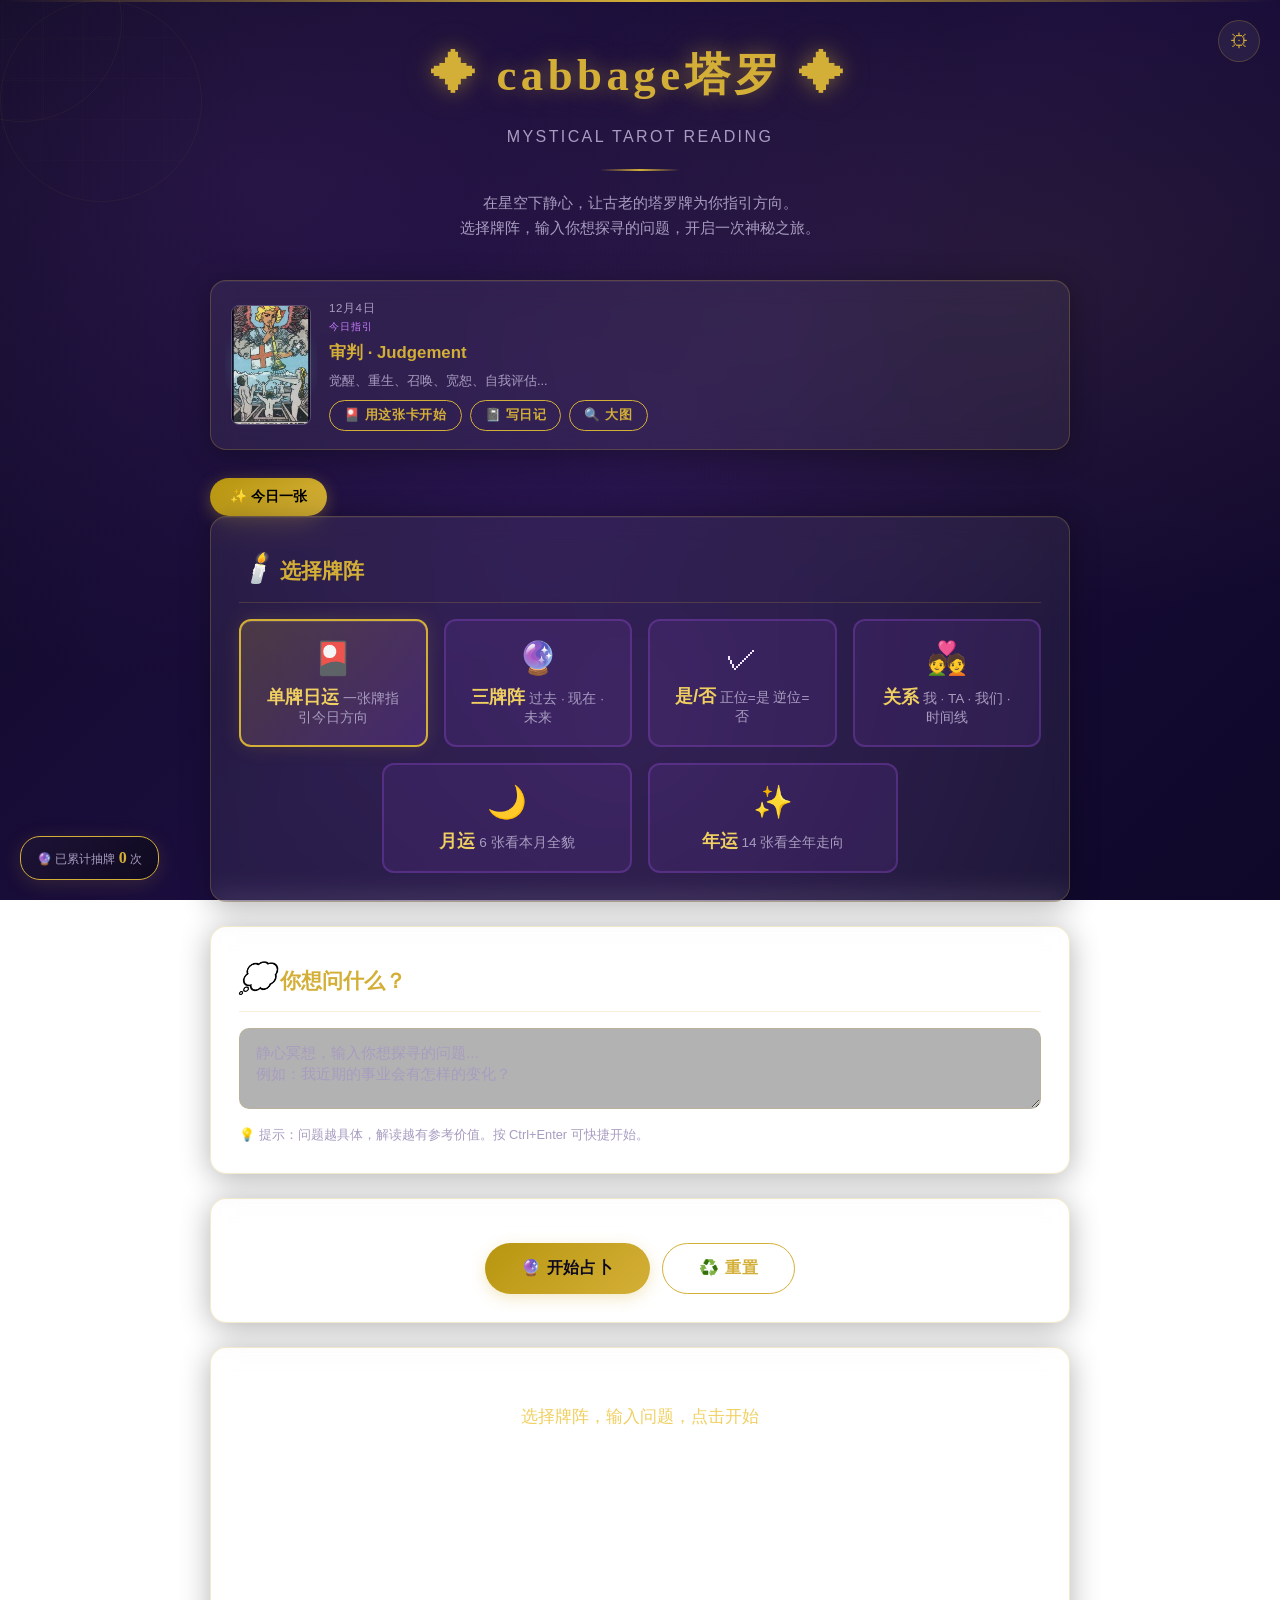
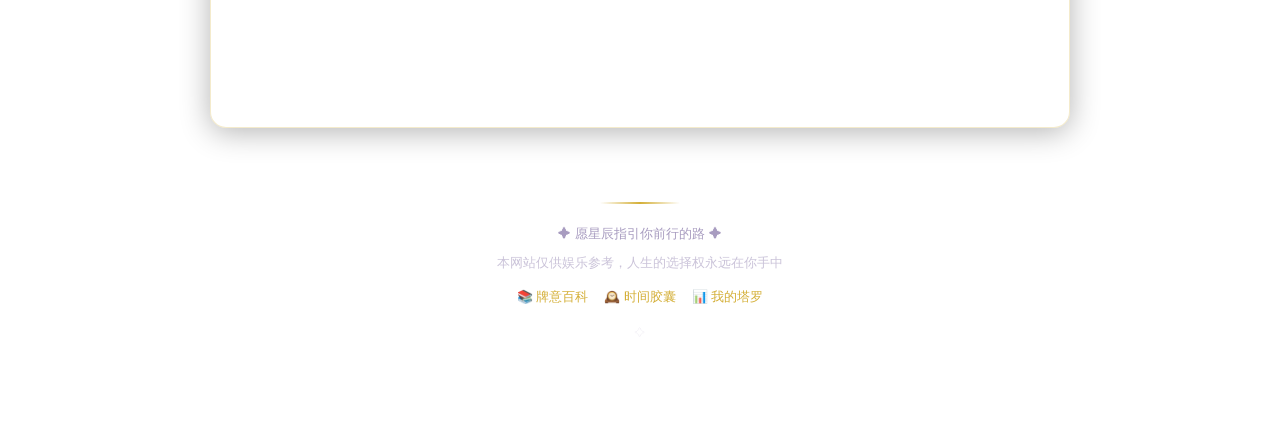
<file: index.html>
<!DOCTYPE html>
<html lang="zh-CN">
<head>
  <meta charset="UTF-8">
  <meta name="viewport" content="width=device-width, initial-scale=1.0">
  <meta name="description" content="cabbage塔罗在线抽牌 - 纯静态前端，支持单牌日运和三牌阵（过去-现在-未来）">
  <meta name="theme-color" content="#1a0d3d">
  
  <title>cabbage塔罗 · 神秘抽牌</title>
  
  <!-- 主样式 -->
  <link rel="stylesheet" href="css/style.css">
  <link rel="stylesheet" href="css/v8-extras.css">
  
  <!-- Favicon（使用 emoji 替代，也可以换成自定义图标） -->
  <link rel="icon" href="data:image/svg+xml,<svg xmlns='http://www.w3.org/2000/svg' viewBox='0 0 100 100'><text y='.9em' font-size='90'>🔮</text></svg>">

  <!-- ✨ C8: PWA manifest -->
  <link rel="manifest" href="manifest.webmanifest">
  <meta name="theme-color" content="#64d8cb">
</head>

<body>

  <!-- ==================== 主容器 ==================== -->
  <div class="container">
    
    <!-- ========== 1. 头部标题区 ========== -->
    <header class="header">
      <h1>✦ cabbage塔罗 ✦</h1>
      <div class="subtitle">Mystical Tarot Reading</div>
      <div class="divider"></div>
      <p style="color: var(--text-muted); font-size: 0.95rem; max-width: 500px; margin: 0 auto;">
        在星空下静心，让古老的塔罗牌为你指引方向。<br>
        选择牌阵，输入你想探寻的问题，开启一次神秘之旅。
      </p>
    </header>

    <!-- ✨ C1: 每日一张卡 Daily Card -->
    <section class="glass-card daily-card" id="daily-card" style="display:none;">
      <div class="dc-left">
        <img id="daily-img" alt="今日卡">
        <div class="dc-orb" aria-hidden="true"></div>
      </div>
      <div class="dc-right">
        <div class="dc-date" id="daily-date">--</div>
        <div class="dc-label">今日指引</div>
        <div class="dc-name" id="daily-name">加载中...</div>
        <div class="dc-advice" id="daily-advice">—</div>
        <div style="margin-top:10px;display:flex;gap:8px;flex-wrap:wrap;">
          <button class="btn btn-secondary" id="daily-use" style="padding:6px 14px;font-size:0.8rem;">🎴 用这张卡开始</button>
          <button class="btn btn-secondary" id="daily-diary" style="padding:6px 14px;font-size:0.8rem;">📓 写日记</button>
          <button class="btn btn-secondary" id="daily-big" style="padding:6px 14px;font-size:0.8rem;">🔍 大图</button>
        </div>
      </div>
    </section>

    <!-- ========== 2. 牌阵选择区 ========== -->
    <section class="glass-card" id="spread-section">
      <h2>🕯️ 选择牌阵</h2>
      
      <div class="spread-selector">
        <!-- 单牌日运 -->
        <button class="spread-btn active" data-spread="single">
          <span class="icon">🎴</span>
          <span class="label">单牌日运</span>
          <span class="desc">一张牌指引今日方向</span>
        </button>
        
        <!-- 三牌阵 -->
        <button class="spread-btn" data-spread="three">
          <span class="icon">🔮</span>
          <span class="label">三牌阵</span>
          <span class="desc">过去 · 现在 · 未来</span>
        </button>

        <!-- 是/否牌阵（v2） -->
        <button class="spread-btn" data-spread="yesno">
          <span class="icon">✓</span>
          <span class="label">是/否</span>
          <span class="desc">正位=是 逆位=否</span>
        </button>

        <!-- 关系六牌阵（v2） -->
        <button class="spread-btn" data-spread="relationship">
          <span class="icon">💑</span>
          <span class="label">关系</span>
          <span class="desc">我 · TA · 我们 · 时间线</span>
        </button>

        <!-- ✨ C3: 月运牌阵 -->
        <button class="spread-btn" data-spread="monthly">
          <span class="icon">🌙</span>
          <span class="label">月运</span>
          <span class="desc">6 张看本月全貌</span>
        </button>

        <!-- ✨ C3: 年运牌阵 -->
        <button class="spread-btn" data-spread="yearly">
          <span class="icon">✨</span>
          <span class="label">年运</span>
          <span class="desc">14 张看全年走向</span>
        </button>
      </div>
    </section>
    
    
    <!-- ========== 3. 问题输入区 ========== -->
    <section class="glass-card question-section">
      <h2>💭 你想问什么？</h2>
      
      <textarea 
        id="question" 
        placeholder="静心冥想，输入你想探寻的问题...&#10;例如：我近期的事业会有怎样的变化？"
        rows="3"
      ></textarea>
      
      <p style="color: var(--text-muted); font-size: 0.8rem; margin-top: 8px;">
        💡 提示：问题越具体，解读越有参考价值。按 Ctrl+Enter 可快捷开始。
      </p>
    </section>
    
    
    <!-- ========== 4. 抽牌按钮区 ========== -->
    <section class="glass-card" style="text-align: center;">
      <div class="btn-group">
        <button class="btn btn-primary" id="start-btn">
          🔮 开始占卜
        </button>
        <button class="btn btn-secondary" id="reset-btn">
          ♻️ 重置
        </button>
      </div>
    </section>
    
    
    <!-- ========== 5. 抽牌动画区 ========== -->
    <section class="tarot-area glass-card" id="tarot-area">
      
      <!-- 状态消息 -->
      <div class="status-message" id="status-message">
        选择牌阵，输入问题，点击开始
      </div>
      
      <!-- 牌堆（洗牌动画时显示） -->
      <div class="deck-area" id="deck-area"></div>
      
      <!-- 卡牌展示区（抽牌后显示） -->
      <div class="cards-display single-spread" id="cards-display"></div>
      
    </section>
    
    
    <!-- ========== 6. 结果解读区 ========== -->
    <section class="glass-card reading-result hidden" id="result-section">
      <h2>📖 卡牌解读</h2>
      <div id="result-content"></div>
    </section>
    
    
    <!-- ========== 页脚 ========== -->
    <footer style="text-align: center; padding: 30px 0; color: var(--text-muted); font-size: 0.8rem;">
      <div class="divider"></div>
      <p>✦ 愿星辰指引你前行的路 ✦</p>
      <p style="margin-top: 8px; opacity: 0.6;">
        本网站仅供娱乐参考，人生的选择权永远在你手中
      </p>
      <div style="margin-top: 14px; display: flex; gap: 16px; justify-content: center; flex-wrap: wrap;">
        <a href="library" style="color: var(--gold); font-size: 0.8rem; text-decoration: none;">📚 牌意百科</a>
        <a href="capsule" style="color: var(--gold); font-size: 0.8rem; text-decoration: none;">🕰️ 时间胶囊</a>
        <a href="stats" style="color: var(--gold); font-size: 0.8rem; text-decoration: none;">📊 我的塔罗</a>
      </div>
      <!-- 后台入口：极不显眼，hover 才显现 -->
      <a href="admin.html" title="" aria-label="后台"
         style="display:inline-block;margin-top:16px;opacity:0.15;transition:opacity .3s;font-size:0.75rem;color:var(--text-muted);text-decoration:none;"
         onmouseover="this.style.opacity='0.5'" onmouseout="this.style.opacity='0.15'"
         onfocus="this.style.opacity='0.5'" onblur="this.style.opacity='0.15'">⟡</a>
    </footer>
    
  </div>
  
  <!-- ==================== 脚本引入 ==================== -->
  <!-- 注意：顺序很重要！先数据文件，再配置同步，再设置面板，最后应用逻辑 -->
  <script src="js/tarot-data.js"></script>
  <script src="js/config-sync.js"></script>
  <script src="js/settings.js"></script>
  <script src="js/feedback.js"></script>
  <script src="js/share-image.js"></script>
  <script src="js/app.js"></script>
  <script src="js/extras.js"></script>
  <script src="js/extras-v8.js"></script>

  <!-- ★ 苹果液态玻璃 SVG 折射滤镜（Chrome 渐进增强）
       feTurbulence 低 baseFrequency = 大尺度平滑扭曲
       feDisplacementMap 模拟玻璃边缘的光线折射 -->
  <svg xmlns="http://www.w3.org/2000/svg" width="0" height="0" style="position:absolute">
    <defs>
      <filter id="liquid-distort" x="-5%" y="-5%" width="110%" height="110%">
        <!-- 第一层：大尺度平滑噪声，模拟玻璃曲面的折射 -->
        <feTurbulence
          type="fractalNoise"
          baseFrequency="0.008 0.02"
          numOctaves="2"
          seed="7"
          result="noise" />
        <!-- 折射扭曲：用噪声图的 R/G 通道偏移背景像素 -->
        <feDisplacementMap
          in="SourceGraphic"
          in2="noise"
          scale="12"
          xChannelSelector="R"
          yChannelSelector="G" />
      </filter>
    </defs>
  </svg>
  
</body>
</html>
</file>
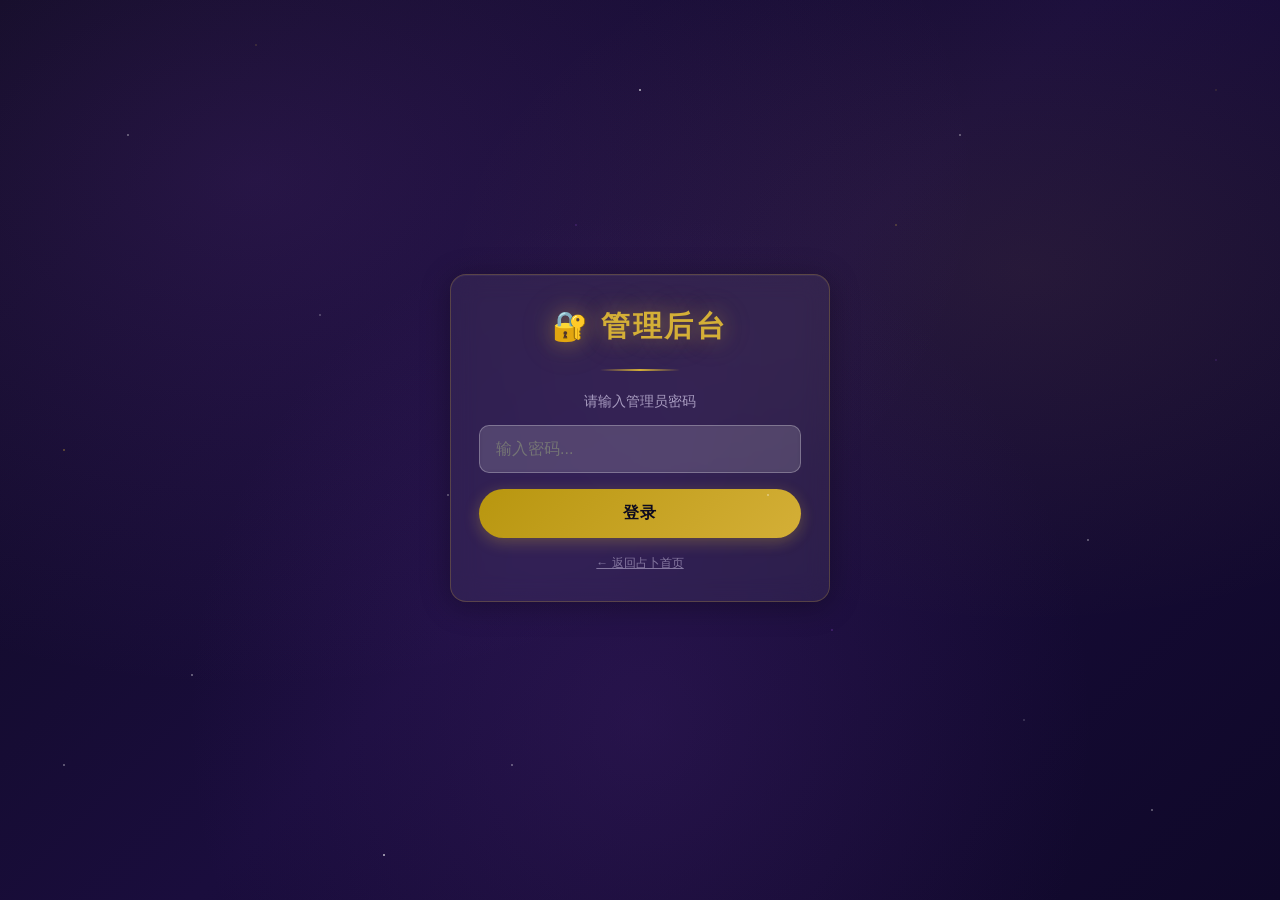
<file: admin.html>
<!DOCTYPE html>
<html lang="zh-CN">
<head>
  <meta charset="UTF-8">
  <meta name="viewport" content="width=device-width, initial-scale=1.0">
  <meta name="theme-color" content="#1a0d3d">
  <title>cabbage塔罗 · 管理后台</title>

  <link rel="stylesheet" href="css/style.css">
  <style>
    /* ============ 登录 ============ */
    .login-wrap { min-height: 100vh; display:flex; align-items:center; justify-content:center; padding:20px; }
    .login-card { width:100%; max-width:380px; text-align:center; }
    .login-card input[type="password"] {
      width:100%; padding:14px 16px; margin-top:12px;
      background:rgba(255,255,255,0.10); border:1px solid rgba(255,255,255,0.28);
      border-radius:10px; color:var(--text-white); font-size:1rem; outline:none;
      backdrop-filter: blur(2px) saturate(180%) brightness(1.08);
    }
    .login-card input[type="password"]:focus {
      border-color: var(--gold);
      box-shadow: 0 0 10px rgba(100,216,203,0.25);
    }

    /* ============ 顶部栏 ============ */
    .admin-topbar {
      display:flex; align-items:center; gap:14px; margin-bottom:16px; flex-wrap:wrap;
    }
    .admin-topbar .spacer { flex:1; }
    .admin-topbar .api-status {
      font-size:0.78rem; padding:4px 10px; border-radius:20px;
      background:rgba(255,255,255,0.08); color:var(--text-muted);
      border:1px solid rgba(255,255,255,0.2);
    }
    .admin-topbar .api-status.ok { color:#4ade80; border-color:rgba(74,222,128,0.3); }
    .admin-topbar .api-status.err { color:#f87171; border-color:rgba(248,113,113,0.3); }
    .admin-topbar .api-status.loading { color:#a7f5ea; }

    /* ============ Tab 导航 ============ */
    .admin-tabs {
      display:flex; gap:4px; padding:4px; margin-bottom:18px;
      background:rgba(255,255,255,0.06);
      border:1px solid rgba(255,255,255,0.18);
      border-radius:14px;
      backdrop-filter: blur(2px) saturate(180%);
    }
    .admin-tab {
      flex:1; padding:10px 14px; border-radius:10px; border:none;
      background:transparent; color:var(--text-muted);
      font-size:0.85rem; font-weight:500; cursor:pointer;
      transition:all 0.2s ease;
    }
    .admin-tab:hover { color:var(--text-white); background:rgba(255,255,255,0.06); }
    .admin-tab.active {
      background:rgba(255,255,255,0.12); color:var(--text-white);
      box-shadow:
        inset 0 1px 0 rgba(255,255,255,0.4),
        inset 0 -1px 0 rgba(0,0,0,0.08);
      backdrop-filter: blur(2px) saturate(180%);
    }
    .admin-tab .count-badge {
      display:inline-block; min-width:18px; padding:0 5px; height:18px; line-height:18px;
      margin-left:6px; border-radius:9px; font-size:0.7rem; font-weight:600;
      background:rgba(100,216,203,0.25); color:var(--gold-light);
      border:1px solid rgba(100,216,203,0.35);
    }

    /* ============ 概览 Tab ============ */
    .stat-grid { display:grid; grid-template-columns:repeat(auto-fit, minmax(180px, 1fr)); gap:14px; margin-bottom:20px; }
    .stat-card {
      padding:18px 20px; border-radius:14px; text-align:left;
      background:rgba(255,255,255,0.08); border:1px solid rgba(255,255,255,0.2);
      backdrop-filter: blur(2px) saturate(180%) brightness(1.08);
      box-shadow: inset 0 1px 0 rgba(255,255,255,0.35);
    }
    .stat-card .stat-icon { font-size:1.5rem; margin-bottom:6px; }
    .stat-card .stat-num { font-size:1.6rem; font-weight:700; color:var(--gold); font-family:serif; }
    .stat-card .stat-label { font-size:0.78rem; color:var(--text-muted); margin-top:4px; }

    .quick-actions {
      display:flex; flex-wrap:wrap; gap:10px; padding:16px;
      background:rgba(255,255,255,0.06); border:1px solid rgba(255,255,255,0.18);
      border-radius:14px; margin-bottom:16px;
    }
    .quick-actions h3 { width:100%; margin:0 0 8px 0; font-size:0.85rem; color:var(--purple-light); font-weight:600; }

    /* ============ Master-Detail 卡牌编辑 ============ */
    .md-layout {
      display:grid; grid-template-columns:260px 1fr; gap:16px; height:calc(100vh - 280px); min-height:480px;
    }
    .md-list {
      display:flex; flex-direction:column; gap:8px; overflow-y:auto;
      padding:12px; background:rgba(255,255,255,0.06);
      border:1px solid rgba(255,255,255,0.18); border-radius:14px;
      backdrop-filter: blur(2px) saturate(180%);
    }
    .md-list .filter-row { margin-bottom:8px; padding-bottom:8px; border-bottom:1px solid rgba(255,255,255,0.12); }
    .md-list .filter-row input {
      width:100%; padding:8px 10px; font-size:0.82rem; box-sizing:border-box;
      background:rgba(255,255,255,0.08); border:1px solid rgba(255,255,255,0.2);
      border-radius:8px; color:var(--text-white); outline:none;
      backdrop-filter: blur(2px) saturate(180%);
    }
    .md-list .chip-row { display:flex; flex-wrap:wrap; gap:4px; margin-top:6px; }
    .md-list .chip {
      font-size:0.7rem; padding:3px 8px; border-radius:12px; cursor:pointer;
      background:rgba(255,255,255,0.08); border:1px solid rgba(255,255,255,0.18);
      color:var(--text-muted); transition:all 0.15s;
    }
    .md-list .chip.active { background:rgba(100,216,203,0.25); color:#fff; border-color:rgba(100,216,203,0.45); }

    .card-item {
      display:flex; align-items:center; gap:10px; padding:8px 10px; border-radius:10px;
      cursor:pointer; border:1px solid transparent;
      transition:all 0.15s;
    }
    .card-item:hover { background:rgba(255,255,255,0.08); border-color:rgba(255,255,255,0.15); }
    .card-item.active { background:rgba(100,216,203,0.18); border-color:rgba(100,216,203,0.45); }
    .card-item img { width:32px; height:48px; object-fit:cover; border-radius:3px; border:1px solid rgba(255,255,255,0.15); flex-shrink:0; }
    .card-item .info { min-width:0; flex:1; }
    .card-item .name { font-size:0.82rem; color:var(--text-white); font-weight:500; white-space:nowrap; overflow:hidden; text-overflow:ellipsis; }
    .card-item .en { font-size:0.7rem; color:var(--text-muted); white-space:nowrap; overflow:hidden; text-overflow:ellipsis; }
    .card-item .wt { font-size:0.7rem; font-family:monospace; color:var(--gold); flex-shrink:0; }

    .md-detail {
      padding:16px; overflow-y:auto;
      background:rgba(255,255,255,0.08); border:1px solid rgba(255,255,255,0.2);
      border-radius:14px;
      backdrop-filter: blur(2px) saturate(180%) brightness(1.08);
      box-shadow: inset 0 1px 0 rgba(255,255,255,0.35);
    }
    .md-detail .empty-state {
      height:100%; display:flex; flex-direction:column; align-items:center; justify-content:center;
      color:var(--text-muted); font-size:0.85rem;
    }
    .md-detail .empty-state .big-icon { font-size:3rem; margin-bottom:12px; opacity:0.6; }

    .detail-header { display:flex; gap:14px; align-items:flex-start; margin-bottom:16px; }
    .detail-header img { width:90px; height:130px; object-fit:cover; border-radius:8px; border:1px solid rgba(255,255,255,0.2); flex-shrink:0; }
    .detail-header .titles h2 { margin:0 0 4px 0; font-size:1.2rem; color:var(--gold); }
    .detail-header .titles h3 { margin:0; font-size:0.85rem; color:var(--text-muted); font-weight:400; }

    .detail-grid { display:grid; grid-template-columns:1fr 1fr; gap:12px; }
    .detail-field label {
      display:block; font-size:0.75rem; color:var(--purple-light); margin-bottom:4px; font-weight:600;
    }
    .detail-field input[type="number"],
    .detail-field textarea {
      width:100%; box-sizing:border-box; padding:8px 10px; font-size:0.85rem;
      background:rgba(255,255,255,0.08); border:1px solid rgba(255,255,255,0.2);
      border-radius:8px; color:var(--text-white); outline:none; resize:vertical;
      backdrop-filter: blur(2px) saturate(180%);
    }
    .detail-field textarea { min-height:80px; }
    .detail-field.half { grid-column:span 1; }
    .detail-field.full { grid-column:span 2; }

    /* ============ 全局设置 ============ */
    .slider-row { display:flex; align-items:center; gap:14px; }
    .slider-row label { min-width:100px; color:var(--text-muted); font-size:0.85rem; }
    .slider-row input[type="range"] { flex:1; accent-color: var(--gold); }
    .slider-row .value { min-width:50px; text-align:right; color:var(--gold); font-weight:600; font-family:serif; }

    .batch-grid { display:grid; grid-template-columns:repeat(auto-fit, minmax(160px, 1fr)); gap:10px; }
    .batch-grid button {
      padding:12px; border-radius:10px; border:1px solid rgba(255,255,255,0.2);
      background:rgba(255,255,255,0.08); color:var(--text-white); font-size:0.82rem;
      cursor:pointer; transition:all 0.15s;
      backdrop-filter: blur(2px) saturate(180%);
    }
    .batch-grid button:hover { background:rgba(255,255,255,0.14); border-color:rgba(100,216,203,0.4); }

    /* ============ Toast ============ */
    .toast {
      position:fixed; bottom:30px; left:50%; transform:translateX(-50%) translateY(100px);
      background:rgba(10,8,25,0.95); border:1px solid var(--gold);
      border-radius:10px; padding:12px 24px; color:var(--gold); font-size:0.9rem;
      z-index:9999; opacity:0; transition:all 0.3s ease; pointer-events:none;
      backdrop-filter: blur(2px) saturate(180%);
    }
    .toast.show { transform:translateX(-50%) translateY(0); opacity:1; }
    .toast.error { border-color:#f87171; color:#f87171; }

    /* ============ dev.js 动态面板 ============ */
    .dev-block { padding:14px; margin-bottom:14px; }
    .dev-block h3 { color:var(--purple-light); font-size:0.9rem; margin:0 0 10px 0; }
    .dev-block textarea { width:100%; box-sizing:border-box; padding:8px; font-size:0.85rem; outline:none; resize:vertical;
      background:rgba(255,255,255,0.08); border:1px solid rgba(255,255,255,0.2); border-radius:8px; color:var(--text-white);
      backdrop-filter: blur(2px) saturate(180%); }
    .dev-grid { display:flex; gap:12px; flex-wrap:wrap; margin-bottom:10px; }
    .dev-grid label { display:flex; align-items:center; gap:6px; font-size:0.82rem; color:var(--text-muted); cursor:pointer; }
    .dev-select,
    .dev-grid select,
    .dev-block select {
      background:rgba(255,255,255,0.08); border:1px solid rgba(255,255,255,0.2);
      border-radius:8px; color:var(--text-white); padding:6px 10px; font-size:0.82rem; outline:none;
      backdrop-filter: blur(2px) saturate(180%);
    }
    .dev-block input[type="password"],
    .dev-block input[type="text"] {
      background:rgba(255,255,255,0.08); border:1px solid rgba(255,255,255,0.2);
      border-radius:8px; color:var(--text-white); padding:6px 10px; font-size:0.82rem; outline:none;
      backdrop-filter: blur(2px) saturate(180%);
    }
    .dev-checks { display:flex; flex-wrap:wrap; gap:10px; font-size:0.82rem; }
    .dev-checks label { display:flex; align-items:center; gap:6px; color:var(--text-white); cursor:pointer; }

    /* ============ 区块分隔 ============ */
    .section-title {
      display:flex; align-items:center; gap:10px; margin:0 0 12px 0;
      padding-bottom:8px; border-bottom:1px solid rgba(255,255,255,0.12);
    }
    .section-title h3 { margin:0; font-size:0.95rem; color:var(--purple-light); }
    .section-title .subtitle { font-size:0.78rem; color:var(--text-muted); }

    /* ============ 移动端 ============ */
    @media (max-width: 768px) {
      .md-layout { grid-template-columns:1fr; height:auto; }
      .detail-grid { grid-template-columns:1fr; }
      .detail-field.full { grid-column:span 1; }
      .stat-grid { grid-template-columns:1fr 1fr; }
    }
  </style>
</head>

<body>

<!-- ==================== 登录页 ==================== -->
<div id="login-page" class="login-wrap">
  <div class="glass-card login-card">
    <div class="header" style="margin-bottom:20px;">
      <h1 style="font-size:1.8rem;">🔐 管理后台</h1>
      <div class="divider"></div>
    </div>
    <p style="color:var(--text-muted); font-size:0.85rem;">请输入管理员密码</p>
    <input type="password" id="login-password" placeholder="输入密码..." autocomplete="current-password">
    <div class="btn-group">
      <button class="btn btn-primary" id="login-btn" style="width:100%;">登录</button>
    </div>
    <p style="margin-top:16px; font-size:0.75rem; color:var(--text-muted); opacity:0.7;">
      <a href="index.html" style="color:var(--text-muted);">← 返回占卜首页</a>
    </p>
  </div>
</div>

<!-- ==================== 后台主界面 ==================== -->
<div id="admin-page" style="display:none;">
  <div class="container">

    <header class="header" style="margin-bottom:16px;">
      <h1 style="font-size:1.6rem;">✦ cabbage塔罗 · 后台</h1>
      <div class="subtitle">Admin Control Panel</div>
    </header>

    <!-- 顶部工具栏 -->
    <div class="admin-topbar glass-card">
      <span class="api-status loading" id="api-status">⏳ 连接中...</span>
      <div class="spacer"></div>
      <button class="btn btn-secondary" id="load-btn" style="padding:6px 14px;font-size:0.82rem;">☁️ 云端加载</button>
      <button class="btn btn-secondary" id="export-btn" style="padding:6px 14px;font-size:0.82rem;">💾 导出</button>
      <input type="file" id="import-file" accept=".json" style="display:none;">
      <button class="btn btn-secondary" id="import-btn" style="padding:6px 14px;font-size:0.82rem;">📥 导入</button>
      <button class="btn btn-secondary" id="logout-btn" style="padding:6px 14px;font-size:0.82rem;">🚪 退出</button>
    </div>

    <!-- Tab 导航 -->
    <nav class="admin-tabs" id="admin-tabs">
      <button class="admin-tab active" data-tab="overview">📊 概览</button>
      <button class="admin-tab" data-tab="cards">🎴 卡牌编辑</button>
      <button class="admin-tab" data-tab="settings">⚙️ 全局设置</button>
      <button class="admin-tab" data-tab="dev">🛠️ 开发者</button>
    </nav>

    <!-- ============ Tab: 概览 ============ -->
    <section class="glass-card admin-tab-content" data-tab-content="overview">
      <div class="stat-grid">
        <div class="stat-card">
          <div class="stat-icon">🎴</div>
          <div class="stat-num" id="ov-total">78</div>
          <div class="stat-label">总卡牌数</div>
        </div>
        <div class="stat-card">
          <div class="stat-icon">✏️</div>
          <div class="stat-num" id="ov-modified">0</div>
          <div class="stat-label">已自定义</div>
        </div>
        <div class="stat-card">
          <div class="stat-icon">🔄</div>
          <div class="stat-num" id="ov-upright">50%</div>
          <div class="stat-label">正位概率</div>
        </div>
        <div class="stat-card">
          <div class="stat-icon">📡</div>
          <div class="stat-num" id="ov-api">--</div>
          <div class="stat-label">云端配置</div>
        </div>
      </div>

      <h3 class="section-title"><span>⚡</span>快捷操作</h3>
      <div class="quick-actions">
        <button class="btn btn-primary" id="ov-save" style="flex:1;padding:14px;font-size:0.9rem;">💾 保存全部到云端</button>
        <button class="btn btn-secondary" id="ov-redirect" style="padding:14px 20px;font-size:0.9rem;">🎴 跳去卡牌编辑</button>
      </div>
    </section>

    <!-- ============ Tab: 卡牌编辑 (Master-Detail) ============ -->
    <section class="admin-tab-content" data-tab-content="cards" style="display:none;">
      <!-- ✨ v3 Admin A1+A4: CSV 工具栏 -->
      <div style="display:flex;gap:8px;padding:10px;margin-bottom:10px;background:rgba(255,255,255,0.05);border-radius:8px;flex-wrap:wrap;">
        <button class="btn btn-secondary" id="csv-import" style="font-size:0.8rem;padding:6px 12px;">📥 CSV 导入</button>
        <button class="btn btn-secondary" id="csv-export" style="font-size:0.8rem;padding:6px 12px;">📤 CSV 导出</button>
        <input type="file" id="csv-file" accept=".csv" style="display:none;">
        <button class="btn btn-secondary" id="batch-random-weight" style="font-size:0.8rem;padding:6px 12px;">🎲 全牌随机权重</button>
        <button class="btn btn-secondary" id="batch-reset-weight" style="font-size:0.8rem;padding:6px 12px;">↩ 重置所有权重=1</button>
        <span id="csv-status" style="color:var(--text-muted);font-size:0.78rem;align-self:center;"></span>
      </div>

      <div class="md-layout">
        <!-- 左侧：列表 -->
        <div class="md-list">
          <div class="filter-row">
            <input type="text" id="card-search" placeholder="🔍 搜索牌名...">
            <div class="chip-row">
              <span class="chip active" data-chip="all">全部</span>
              <span class="chip" data-chip="major">大阿卡那</span>
              <span class="chip" data-chip="W">权杖</span>
              <span class="chip" data-chip="C">圣杯</span>
              <span class="chip" data-chip="S">宝剑</span>
              <span class="chip" data-chip="P">钱币</span>
            </div>
          </div>
          <div id="card-list-body" style="overflow-y:auto; flex:1;"></div>
        </div>

        <!-- 右侧：详情 -->
        <div class="md-detail" id="card-detail">
          <div class="empty-state">
            <div class="big-icon">🎴</div>
            <div>← 从左侧选择一张卡牌开始编辑</div>
          </div>
        </div>
      </div>
    </section>

    <!-- ============ Tab: 全局设置 ============ -->
    <section class="glass-card admin-tab-content" data-tab-content="settings" style="display:none;">
      <h3 class="section-title"><span>🌓</span>正逆位概率</h3>
      <div class="slider-row" style="margin-bottom:16px;">
        <label>正位概率</label>
        <input type="range" id="upright-rate" min="0" max="100" step="1" value="50">
        <span class="value"><span id="upright-rate-val">50</span>%</span>
      </div>

      <h3 class="section-title"><span>⚡</span>批量操作</h3>
      <div class="batch-grid" style="margin-bottom:16px;">
        <button data-batch="weight1">全部权重 = 1</button>
        <button data-batch="reset-text">恢复出厂文字</button>
        <button data-batch="upright100">全正位 100%</button>
        <button data-batch="upright0">全逆位 0%</button>
        <button data-batch="half-major">只大调权重×2</button>
        <button data-batch="half-minor">只小调权重×2</button>
      </div>

      <h3 class="section-title"><span>💾</span>保存 / 同步</h3>
      <div class="quick-actions">
        <button class="btn btn-primary" id="save-btn" style="flex:1;padding:14px;font-size:0.9rem;">💾 保存到云端</button>
        <button class="btn btn-secondary" id="settings-load" style="padding:14px 20px;font-size:0.9rem;">☁️ 从云端加载</button>
        <button class="btn btn-secondary" id="settings-export" style="padding:14px 20px;font-size:0.9rem;">💾 导出 JSON</button>
      </div>

      <!-- ✨ v3 Admin A2: 主题色自定义 -->
      <h3 class="section-title"><span>🎨</span>主题色自定义（液态玻璃）</h3>
      <div style="display:grid;grid-template-columns:repeat(auto-fill,minmax(180px,1fr));gap:12px;">
        <div class="slider-row" style="flex-direction:column;gap:4px;">
          <label>主金色 --gold</label>
          <input type="color" id="theme-gold" value="#d4af37">
        </div>
        <div class="slider-row" style="flex-direction:column;gap:4px;">
          <label>强调色 --purple-primary</label>
          <input type="color" id="theme-purple" value="#9d4edd">
        </div>
        <div class="slider-row" style="flex-direction:column;gap:4px;">
          <label>副色 --teal</label>
          <input type="color" id="theme-teal" value="#64d8cb">
        </div>
        <div class="slider-row" style="flex-direction:column;gap:4px;">
          <label>玻璃透明度</label>
          <input type="range" id="theme-glass-alpha" min="0.02" max="0.25" step="0.01" value="0.10">
        </div>
        <div class="slider-row" style="flex-direction:column;gap:4px;">
          <label>玻璃模糊强度</label>
          <input type="range" id="theme-glass-blur" min="0" max="12" step="1" value="2">
        </div>
      </div>
      <div style="display:flex;gap:8px;margin-top:10px;">
        <button class="btn btn-secondary" id="theme-apply" style="font-size:0.8rem;">✅ 立即应用到当前预览</button>
        <button class="btn btn-secondary" id="theme-reset" style="font-size:0.8rem;">↩ 恢复默认</button>
        <button class="btn btn-secondary" id="theme-save" style="font-size:0.8rem;">💾 保存到云端</button>
      </div>
    </section>

    <!-- ============ Tab: 开发者 ============ -->
    <section class="admin-tab-content" data-tab-content="dev" style="display:none;">
      <!-- dev.js 动态插入到这里 -->
      <div id="dev-slot" style="min-height:200px;">
        <div style="text-align:center; padding:60px 20px; color:var(--text-muted); font-size:0.85rem;">
          🔒 此区域仅开发者密码登录后可见
        </div>
      </div>
    </section>

  </div>
</div>

<!-- Toast -->
<div class="toast" id="toast"></div>

<!-- 脚本 -->
<script src="js/tarot-data.js"></script>
<script src="js/config-sync.js"></script>
<script src="js/dev.js"></script>
<script src="js/admin.js"></script>
<script src="js/admin-v8-extras.js"></script>

</body>
</html>
</file>
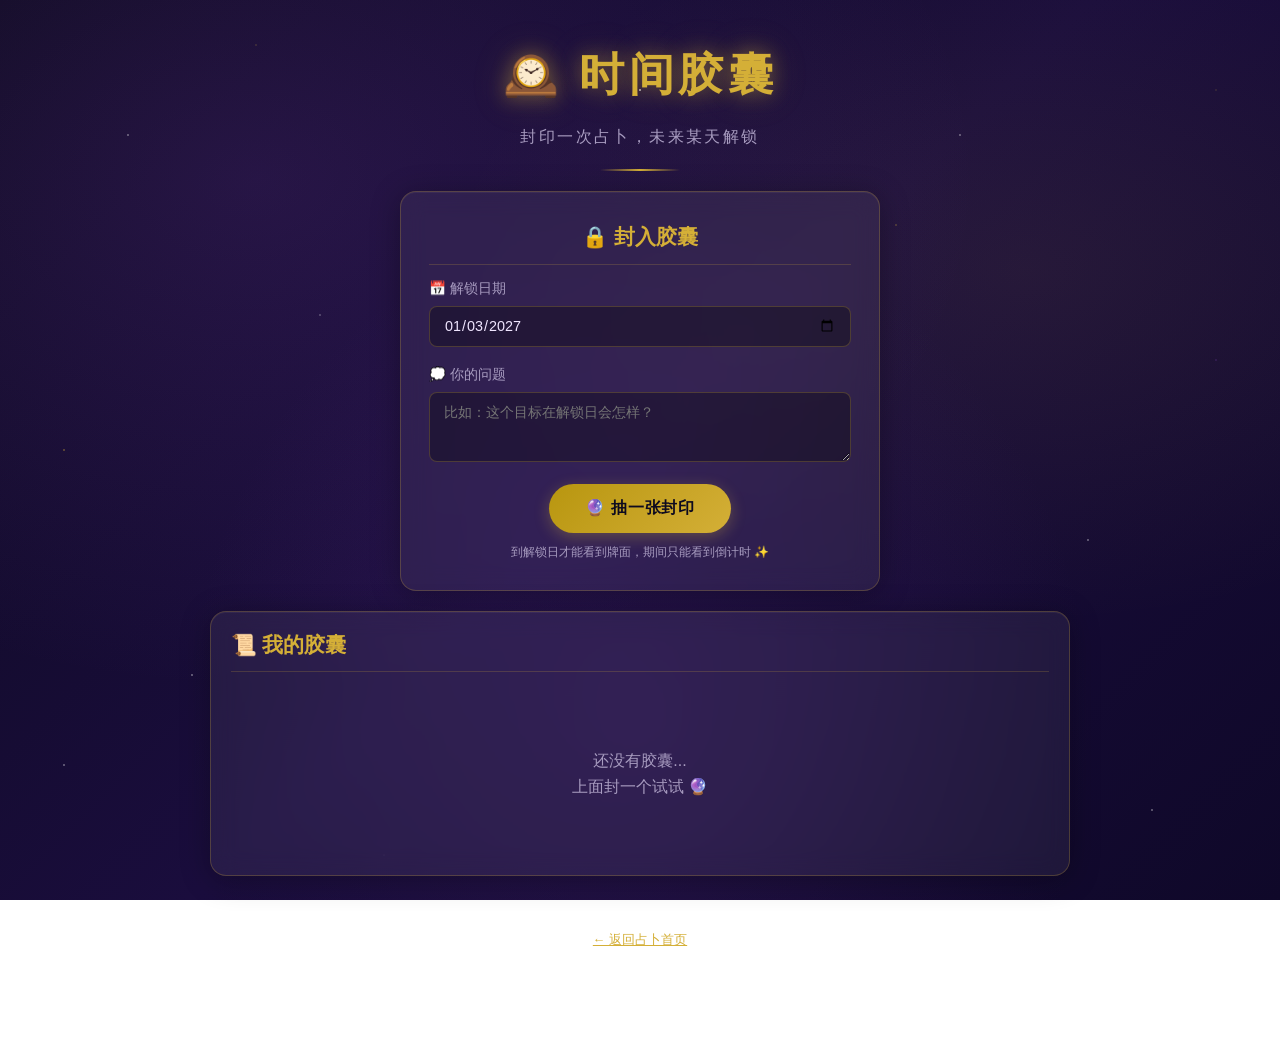
<file: capsule.html>
<!DOCTYPE html>
<html lang="zh-CN">
<head>
  <meta charset="UTF-8">
  <meta name="viewport" content="width=device-width, initial-scale=1.0">
  <title>cabbage塔罗 · 时间胶囊</title>
  <link rel="stylesheet" href="css/style.css">
  <link rel="icon" href="data:image/svg+xml,<svg xmlns='http://www.w3.org/2000/svg' viewBox='0 0 100 100'><text y='.9em' font-size='90'>🔮</text></svg>">
  <style>
    .capsule-create { max-width: 480px; margin: 20px auto; }
    .capsule-create input, .capsule-create textarea {
      width: 100%; padding: 10px 14px; margin: 6px 0 14px; box-sizing: border-box;
      background: rgba(0,0,0,0.3); border: 1px solid rgba(212,175,55,0.25);
      border-radius: 8px; color: var(--text-white); font-size: 0.9rem; outline: none;
      font-family: inherit;
    }
    .capsule-create input:focus, .capsule-create textarea:focus { border-color: var(--gold); }
    .capsule-list { display: grid; gap: 14px; }
    .capsule-item {
      padding: 16px; border-radius: 10px; border: 1px solid var(--glass-border);
      background: var(--glass-bg); backdrop-filter: blur(var(--glass-blur));
    }
    .capsule-item .c-header { display: flex; justify-content: space-between; align-items: center; }
    .capsule-item .c-date { color: var(--gold); font-size: 0.8rem; }
    .capsule-item .c-q { margin: 10px 0; color: var(--text-white); font-size: 0.95rem; }
    .capsule-item .c-lock { text-align: center; padding: 20px; }
    .capsule-item .c-countdown { font-size: 1.1rem; color: var(--gold); margin: 10px 0; font-family: var(--font-serif); }
    .capsule-item .c-revealed .card-row {
      display: flex; gap: 12px; align-items: flex-start; padding: 8px 0;
      border-top: 1px dashed var(--glass-border);
    }
    .capsule-item .c-revealed .card-row img { width: 60px; height: 90px; object-fit: cover; border-radius: 6px; }
    .capsule-item .c-revealed .card-info { flex: 1; }
    .capsule-item .c-revealed .card-info .cn { color: var(--gold); font-weight: 600; }
    .capsule-item .c-revealed .card-info .orig { font-size: 0.8rem; color: var(--text-muted); }
    .capsule-item .c-revealed .card-info .meaning { font-size: 0.85rem; color: var(--text-white); margin-top: 4px; }
    .capsule-empty { text-align: center; color: var(--text-muted); padding: 60px 20px; }
    .capsule-delete {
      font-size: 0.72rem; color: var(--text-muted); cursor: pointer;
      background: none; border: 1px solid var(--glass-border); border-radius: 4px; padding: 2px 8px;
    }
    .capsule-delete:hover { color: #f87171; border-color: #f87171; }
  </style>
</head>
<body>
  <div class="container">
    <header class="header" style="margin-bottom: 20px;">
      <h1>🕰️ 时间胶囊</h1>
      <div class="subtitle">封印一次占卜，未来某天解锁</div>
      <div class="divider"></div>
    </header>

    <section class="glass-card capsule-create">
      <h2 style="text-align:center; margin-bottom:10px;">🔒 封入胶囊</h2>
      <label style="font-size:0.85rem;color:var(--text-muted);">📅 解锁日期</label>
      <input type="date" id="cap-date">
      <label style="font-size:0.85rem;color:var(--text-muted);">💭 你的问题</label>
      <textarea id="cap-q" rows="3" placeholder="比如：这个目标在解锁日会怎样？"></textarea>
      <div style="text-align:center;">
        <button class="btn btn-primary" id="cap-lock-btn">🔮 抽一张封印</button>
      </div>
      <p style="text-align:center;color:var(--text-muted);font-size:0.75rem;margin-top:10px;">
        到解锁日才能看到牌面，期间只能看到倒计时 ✨
      </p>
    </section>

    <section class="glass-card" style="padding:16px 20px; margin-top:20px;">
      <h2>📜 我的胶囊</h2>
      <div id="cap-list" class="capsule-list" style="margin-top:10px;"></div>
    </section>

    <footer style="text-align:center;padding:30px 0;color:var(--text-muted);font-size:0.8rem;">
      <a href="index" style="color:var(--gold);">← 返回占卜首页</a>
    </footer>
  </div>

  <script src="js/tarot-data.js"></script>
  <script src="js/config-sync.js"></script>
  <script>
  (function() {
    const KEY = "tarot_capsules";
    const $ = s => document.querySelector(s);

    // 默认明天日期
    const tomorrow = new Date(); tomorrow.setDate(tomorrow.getDate() + 30);
    $("#cap-date").value = tomorrow.toISOString().slice(0, 10);
    // 最小日期 = 今天
    $("#cap-date").min = new Date().toISOString().slice(0, 10);

    $("#cap-lock-btn").addEventListener("click", async () => {
      const dateStr = $("#cap-date").value;
      const q = $("#cap-q").value.trim();
      if (!dateStr) { alert("请选一个解锁日期"); return; }
      const unlockAt = new Date(dateStr + "T00:00:00").getTime();
      if (unlockAt <= Date.now()) { alert("解锁日期必须是未来的"); return; }

      if (window.loadCloudConfig) await window.loadCloudConfig();
      const cards = window.drawCardsByConfig ? window.drawCardsByConfig(1) : [TAROT_DECK[Math.floor(Math.random()*TAROT_DECK.length)]];
      // 补 orientation
      cards.forEach(c => { if (typeof c.orientation !== "boolean") c.orientation = Math.random() < 0.5; });

      const arr = JSON.parse(localStorage.getItem(KEY) || "[]");
      arr.unshift({
        id: Date.now(),
        createdAt: Date.now(),
        unlockAt,
        question: q,
        cards: cards.map(c => ({
          id: c.id, name: c.name, nameEn: c.nameEn, imageUrl: c.imageUrl,
          orientation: c.orientation, upright: c.upright, reversed: c.reversed,
        })),
      });
      localStorage.setItem(KEY, JSON.stringify(arr));
      $("#cap-q").value = "";
      render();
    });

    function render() {
      const list = $("#cap-list");
      let arr = JSON.parse(localStorage.getItem(KEY) || "[]");
      // 自动解锁到日期的
      let changed = false;
      arr.forEach(c => {
        if (!c.unlocked && Date.now() >= c.unlockAt) { c.unlocked = true; changed = true; }
      });
      if (changed) localStorage.setItem(KEY, JSON.stringify(arr));

      // 排序：未解锁的（按解锁时间升序）在前，已解锁的（按解锁时间倒序）在后
      arr.sort((a, b) => {
        if (a.unlocked !== b.unlocked) return a.unlocked ? 1 : -1;
        return a.unlocked ? b.unlockAt - a.unlockAt : a.unlockAt - b.unlockAt;
      });

      if (!arr.length) {
        list.innerHTML = `<div class="capsule-empty">还没有胶囊...<br>上面封一个试试 🔮</div>`;
        return;
      }

      list.innerHTML = arr.map(c => {
        const date = new Date(c.unlockAt);
        const dateStr = date.toLocaleDateString();
        const now = Date.now();
        const diff = c.unlockAt - now;
        let countdown = "";
        if (!c.unlocked && diff > 0) {
          const d = Math.floor(diff / 86400000);
          const h = Math.floor((diff % 86400000) / 3600000);
          const m = Math.floor((diff % 3600000) / 60000);
          countdown = `还剩 ${d} 天 ${h} 小时 ${m} 分钟`;
        }

        if (c.unlocked) {
          // 已解锁
          const cardsHtml = c.cards.map(card => {
            const orientText = card.orientation ? "正位" : "逆位";
            const meaning = card.orientation ? card.upright : card.reversed;
            return `<div class="card-row">
              <img src="${card.imageUrl}" alt="${card.name}" onerror="this.style.background='var(--bg-mid)'">
              <div class="card-info">
                <div class="cn">${card.name} <span style="color:${card.orientation?'#4ade80':'#f87171'};font-size:0.78rem;">${orientText}</span></div>
                <div class="orig">${card.nameEn}</div>
                <div class="meaning">${meaning}</div>
              </div>
            </div>`;
          }).join("");

          return `<div class="capsule-item">
            <div class="c-header"><span class="c-date">📅 解锁于 ${dateStr}</span></div>
            <div class="c-q">"${c.question || '（未输入问题）'}"</div>
            <div class="c-revealed">${cardsHtml}</div>
            <div style="text-align:right;margin-top:8px;"><button class="capsule-delete" data-del="${c.id}">删除</button></div>
          </div>`;
        }

        // 未解锁
        return `<div class="capsule-item">
          <div class="c-header"><span class="c-date">📅 ${dateStr} 解锁</span></div>
          <div class="c-q">"${c.question || '（未输入问题）'}"</div>
          <div class="c-lock">
            <div style="font-size:2rem;">🔒</div>
            <div class="c-countdown">${countdown}</div>
            <div style="color:var(--text-muted);font-size:0.78rem;">牌面封印中，到期自动解锁</div>
          </div>
          <div style="text-align:right;margin-top:8px;"><button class="capsule-delete" data-del="${c.id}">删除</button></div>
        </div>`;
      }).join("");

      list.querySelectorAll(".capsule-delete").forEach(btn => {
        btn.addEventListener("click", () => {
          const id = Number(btn.dataset.del);
          arr = arr.filter(c => c.id !== id);
          localStorage.setItem(KEY, JSON.stringify(arr));
          render();
        });
      });
    }

    render();
    // 每分钟刷新倒计时
    setInterval(render, 60000);
  })();
  </script>

  <!-- 液态玻璃 SVG 折射滤镜 -->
  <svg xmlns="http://www.w3.org/2000/svg" width="0" height="0" style="position:absolute">
    <defs>
      <filter id="liquid-distort" x="-5%" y="-5%" width="110%" height="110%">
        <feTurbulence type="fractalNoise" baseFrequency="0.008 0.02" numOctaves="2" seed="7" result="noise" />
        <feDisplacementMap in="SourceGraphic" in2="noise" scale="12" xChannelSelector="R" yChannelSelector="G" />
      </filter>
    </defs>
  </svg>
</body>
</html>
</file>
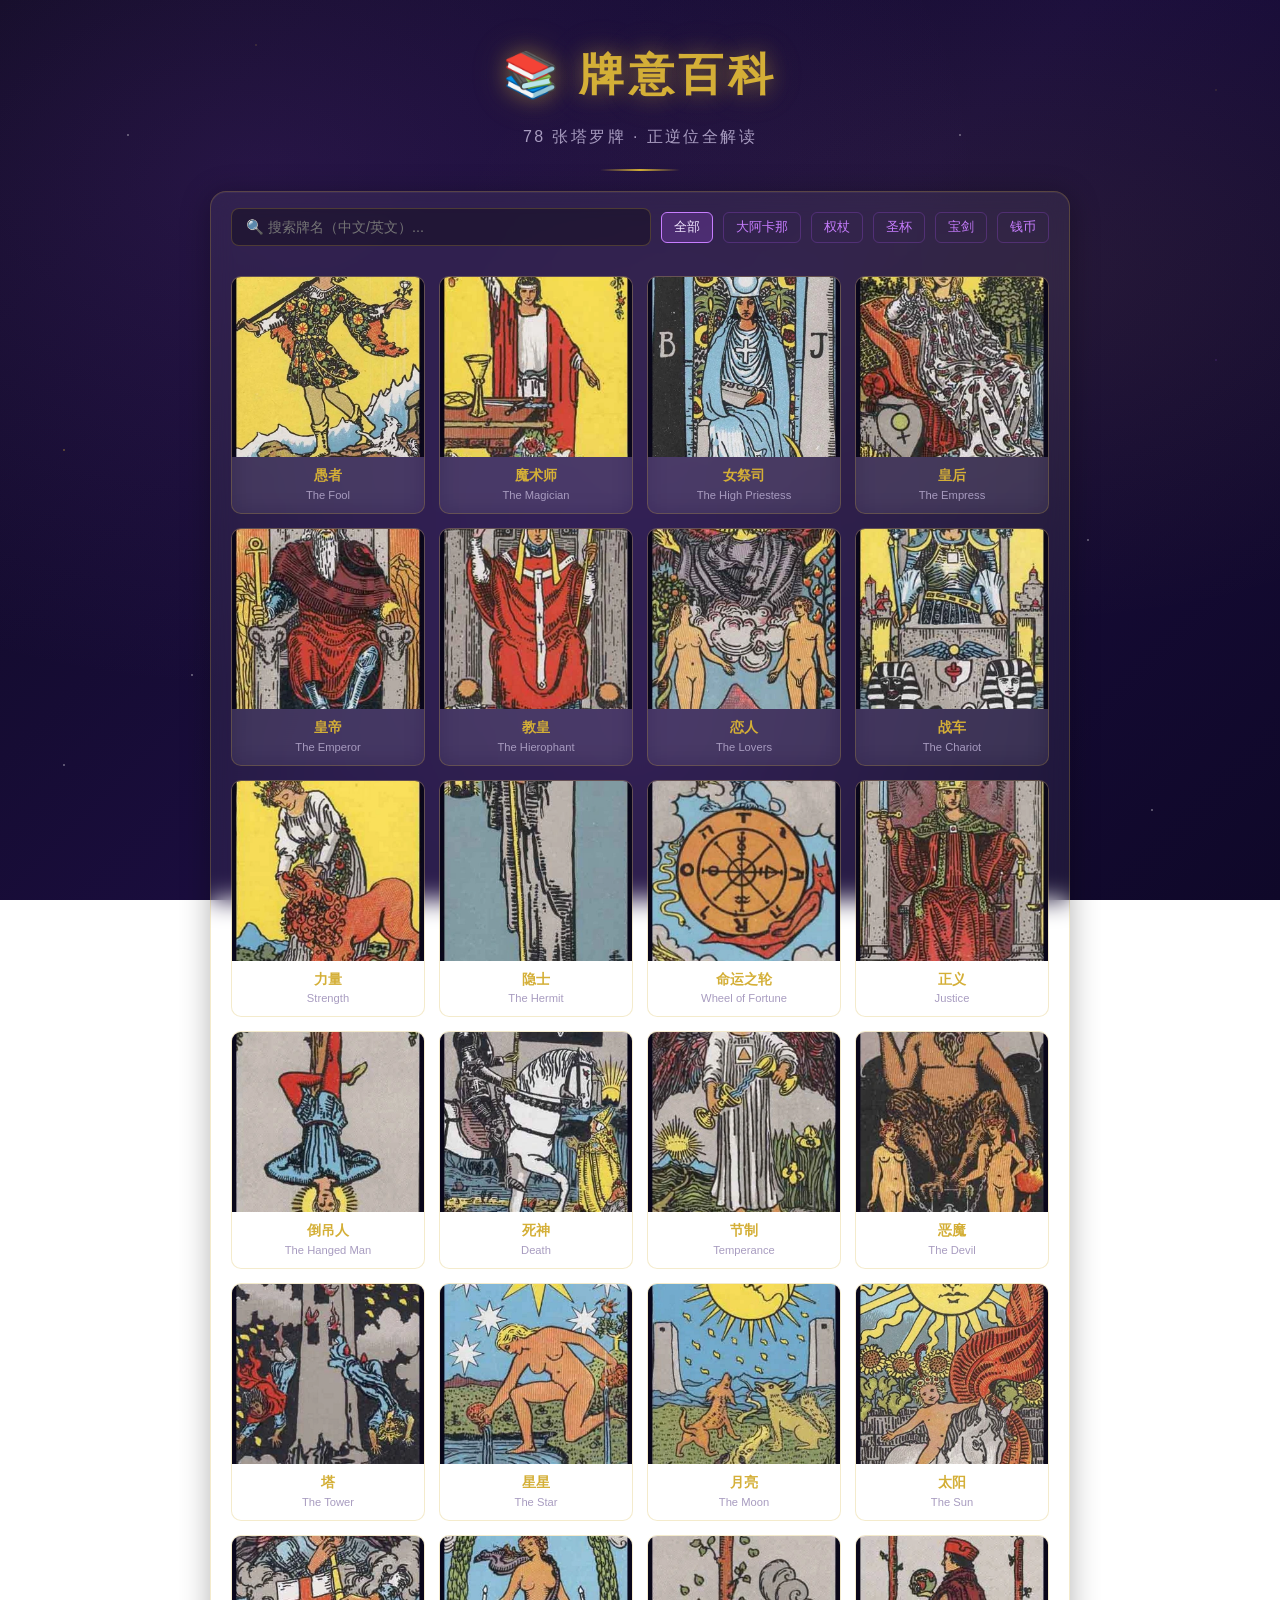
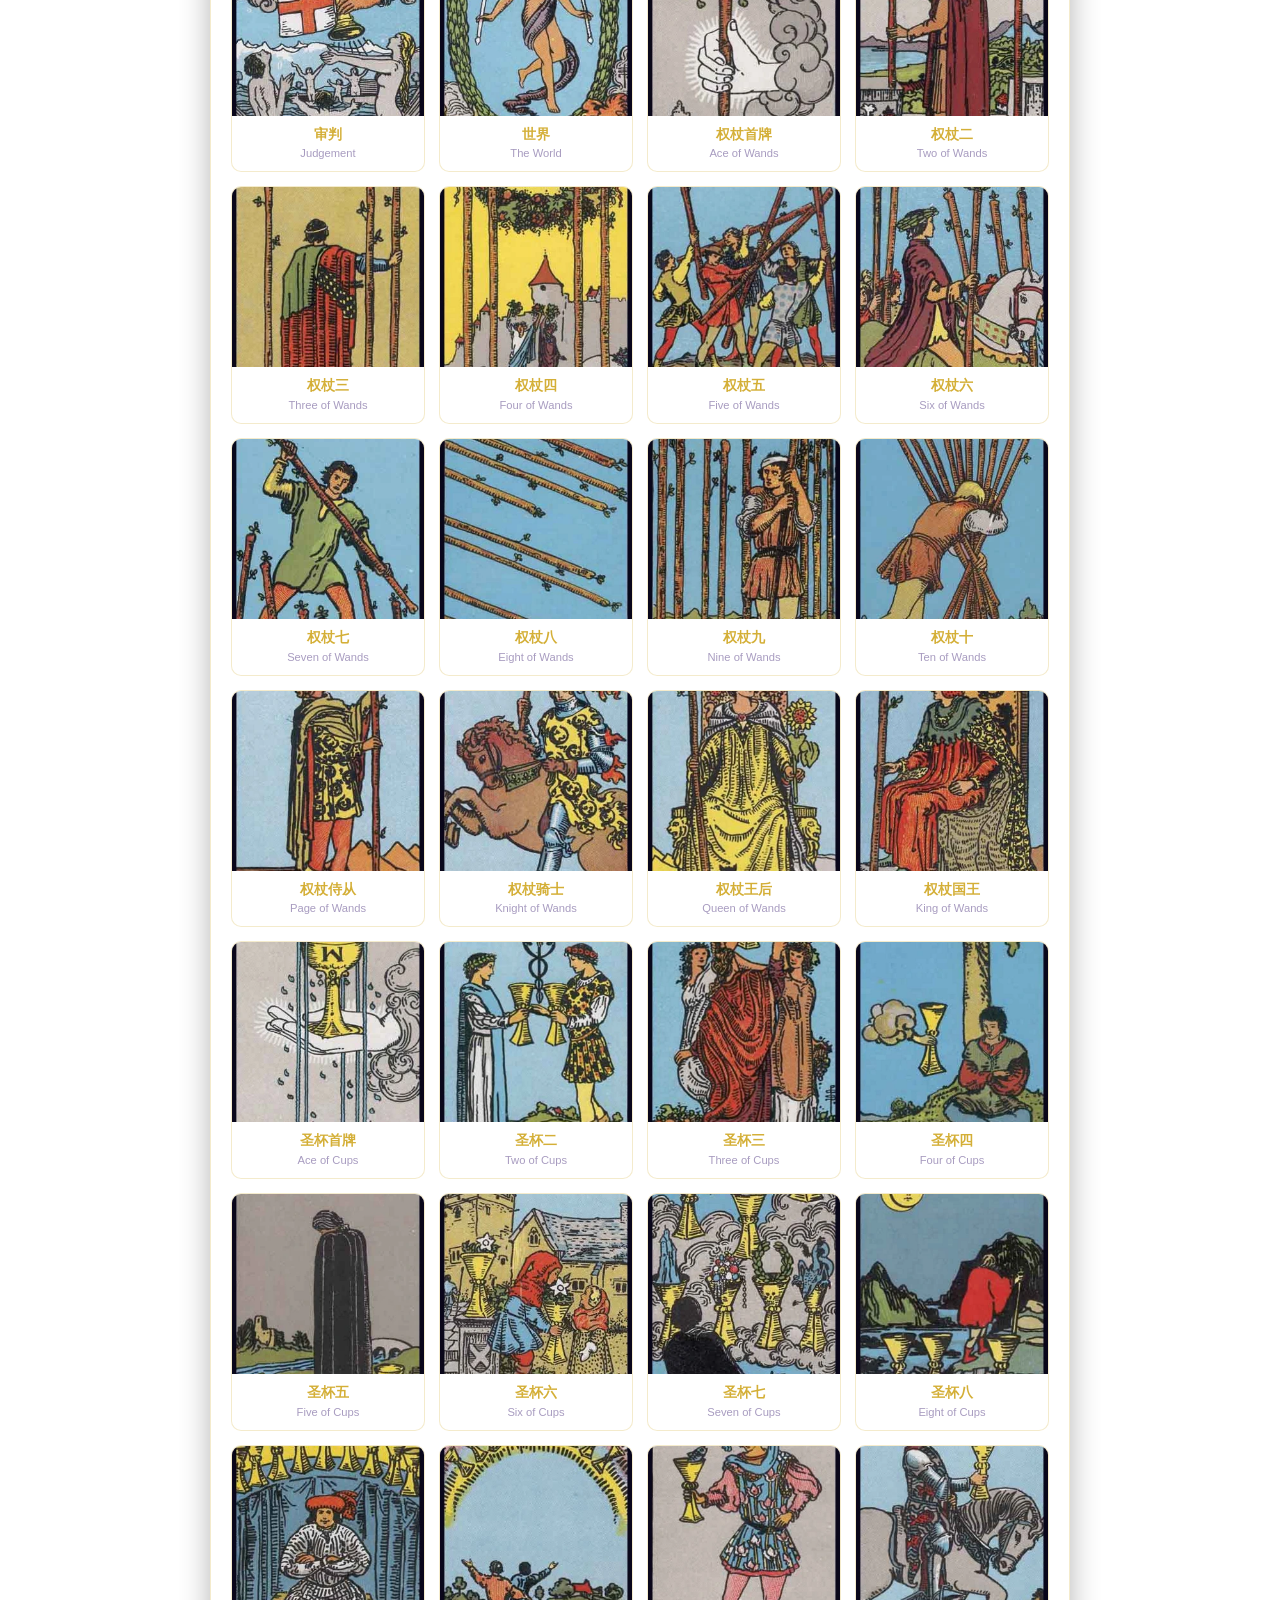
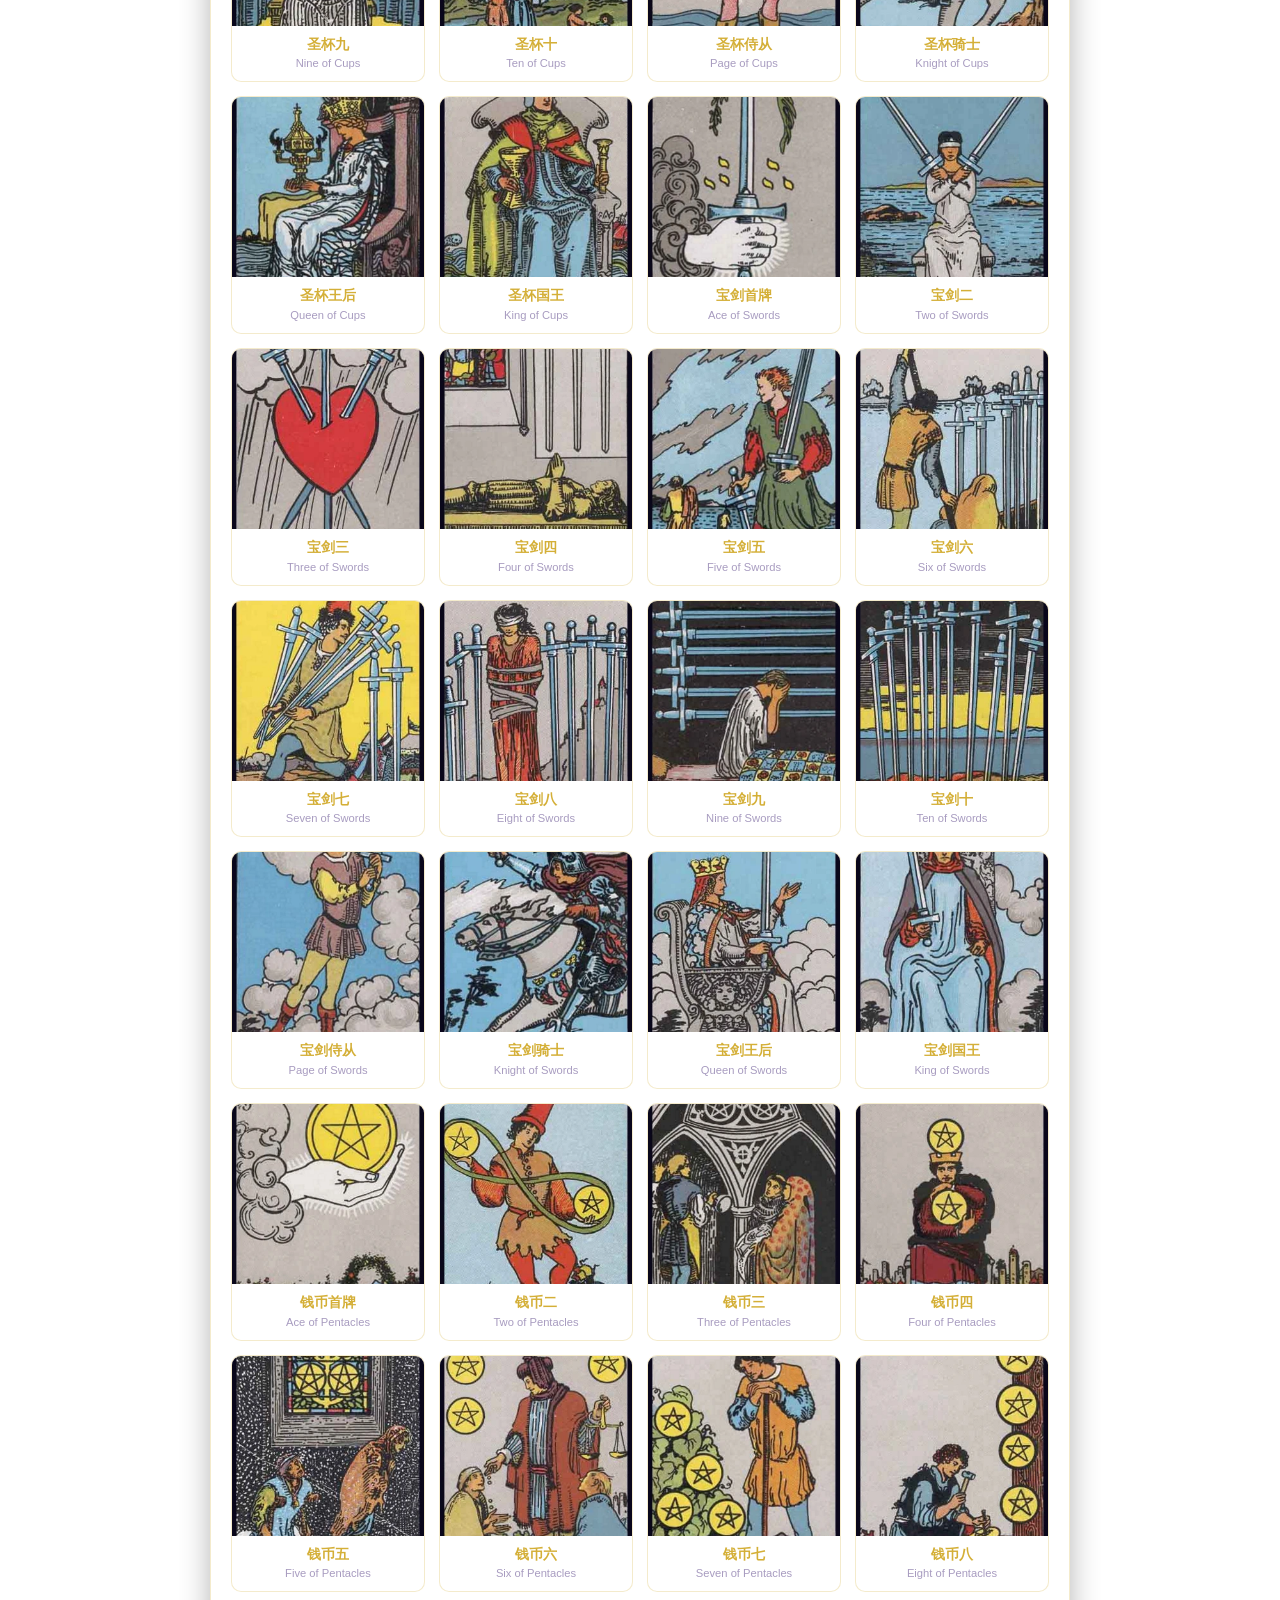
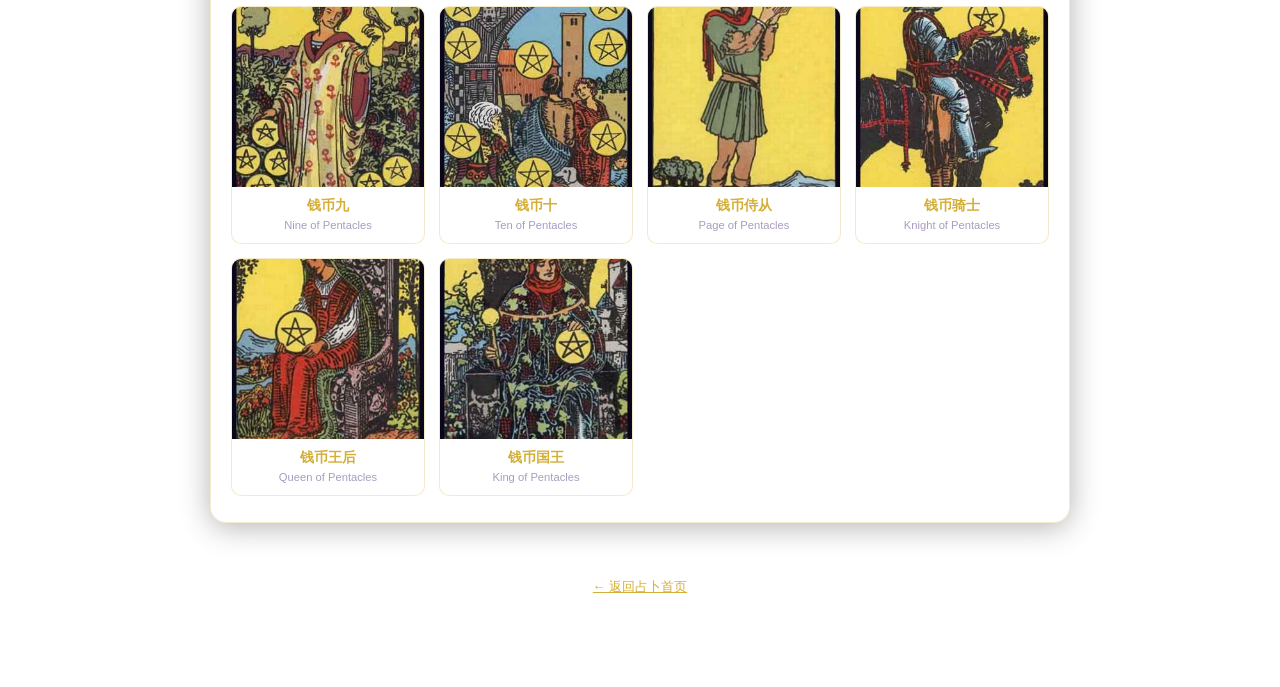
<file: library.html>
<!DOCTYPE html>
<html lang="zh-CN">
<head>
  <meta charset="UTF-8">
  <meta name="viewport" content="width=device-width, initial-scale=1.0">
  <title>cabbage塔罗 · 牌意百科</title>
  <link rel="stylesheet" href="css/style.css">
  <link rel="icon" href="data:image/svg+xml,<svg xmlns='http://www.w3.org/2000/svg' viewBox='0 0 100 100'><text y='.9em' font-size='90'>🔮</text></svg>">
  <style>
    /* 顶部栏 */
    .lib-toolbar { display: flex; gap: 10px; align-items: center; flex-wrap: wrap; margin-bottom: 20px; }
    .lib-toolbar input[type="text"] {
      flex: 1; min-width: 180px; padding: 10px 14px;
      background: rgba(0,0,0,0.3); border: 1px solid rgba(212,175,55,0.25);
      border-radius: 8px; color: var(--text-white); font-size: 0.9rem; outline: none;
    }
    .lib-toolbar input[type="text"]:focus { border-color: var(--gold); }
    .lib-filter {
      padding: 6px 12px; border-radius: 6px; border: 1px solid rgba(157,78,221,0.3);
      background: transparent; color: var(--purple-light); cursor: pointer; font-size: 0.8rem;
    }
    .lib-filter.active { background: rgba(157,78,221,0.25); border-color: var(--purple-light); color: var(--text-white); }
    /* 网格 */
    .lib-grid {
      display: grid; grid-template-columns: repeat(auto-fill, minmax(170px, 1fr));
      gap: 14px; padding: 10px 0;
    }
    .lib-card {
      cursor: pointer; border-radius: 10px; overflow: hidden;
      border: 1px solid var(--glass-border);
      background: var(--glass-bg); backdrop-filter: blur(var(--glass-blur));
      transition: transform 0.2s, box-shadow 0.2s;
      text-align: center;
    }
    .lib-card:hover { transform: translateY(-4px); border-color: var(--gold); box-shadow: 0 0 14px rgba(212,175,55,0.2); }
    .lib-card img { width: 100%; height: 180px; object-fit: cover; display: block; }
    .lib-card .lib-name { padding: 8px 6px; font-size: 0.85rem; color: var(--gold); font-weight: 600; }
    .lib-card .lib-name small { display: block; color: var(--text-muted); font-size: 0.7rem; font-weight: 400; }
    /* 详情弹窗 */
    .lib-modal {
      position: fixed; inset: 0; background: rgba(0,0,0,0.75); backdrop-filter: blur(4px);
      display: flex; align-items: center; justify-content: center; z-index: 2000;
      padding: 20px;
    }
    .lib-modal .lib-modal-card {
      max-width: 560px; width: 100%; max-height: 85vh; overflow-y: auto;
      border-radius: 12px; border: 1px solid var(--gold);
      background: var(--bg-mid); padding: 24px;
    }
    .lib-modal img { max-width: 200px; border-radius: 8px; margin: 0 auto 16px; display: block; }
    .lib-modal h2 { color: var(--gold); margin: 0 0 6px 0; }
    .lib-modal .lib-close {
      float: right; cursor: pointer; color: var(--text-muted); font-size: 1.4rem; line-height: 1;
    }
    .lib-modal .section { margin: 14px 0; }
    .lib-modal .section h4 { color: var(--purple-light); margin: 0 0 6px 0; font-size: 0.85rem; }
    .lib-modal .section p { margin: 0; color: var(--text-white); font-size: 0.9rem; line-height: 1.7; }
  </style>
</head>
<body>
  <div class="container">
    <header class="header" style="margin-bottom: 20px;">
      <h1>📚 牌意百科</h1>
      <div class="subtitle">78 张塔罗牌 · 正逆位全解读</div>
      <div class="divider"></div>
    </header>

    <section class="glass-card" style="padding: 16px 20px;">
      <div class="lib-toolbar">
        <input type="text" id="lib-search" placeholder="🔍 搜索牌名（中文/英文）...">
        <button class="lib-filter active" data-f="all">全部</button>
        <button class="lib-filter" data-f="major">大阿卡那</button>
        <button class="lib-filter" data-f="wands">权杖</button>
        <button class="lib-filter" data-f="cups">圣杯</button>
        <button class="lib-filter" data-f="swords">宝剑</button>
        <button class="lib-filter" data-f="pents">钱币</button>
      </div>

      <div id="lib-grid" class="lib-grid"></div>
    </section>

    <footer style="text-align:center;padding:30px 0;color:var(--text-muted);font-size:0.8rem;">
      <a href="index" style="color:var(--gold);">← 返回占卜首页</a>
    </footer>
  </div>

  <!-- 详情弹窗（JS 动态填充） -->
  <div id="lib-modal" class="lib-modal" style="display:none;"></div>

  <!-- 脚本 -->
  <script src="js/tarot-data.js"></script>
  <script src="js/config-sync.js"></script>
  <script src="js/library.js"></script>

  <!-- 液态玻璃 SVG 折射滤镜 -->
  <svg xmlns="http://www.w3.org/2000/svg" width="0" height="0" style="position:absolute">
    <defs>
      <filter id="liquid-distort" x="-5%" y="-5%" width="110%" height="110%">
        <feTurbulence type="fractalNoise" baseFrequency="0.008 0.02" numOctaves="2" seed="7" result="noise" />
        <feDisplacementMap in="SourceGraphic" in2="noise" scale="12" xChannelSelector="R" yChannelSelector="G" />
      </filter>
    </defs>
  </svg>
</body>
</html>
</file>
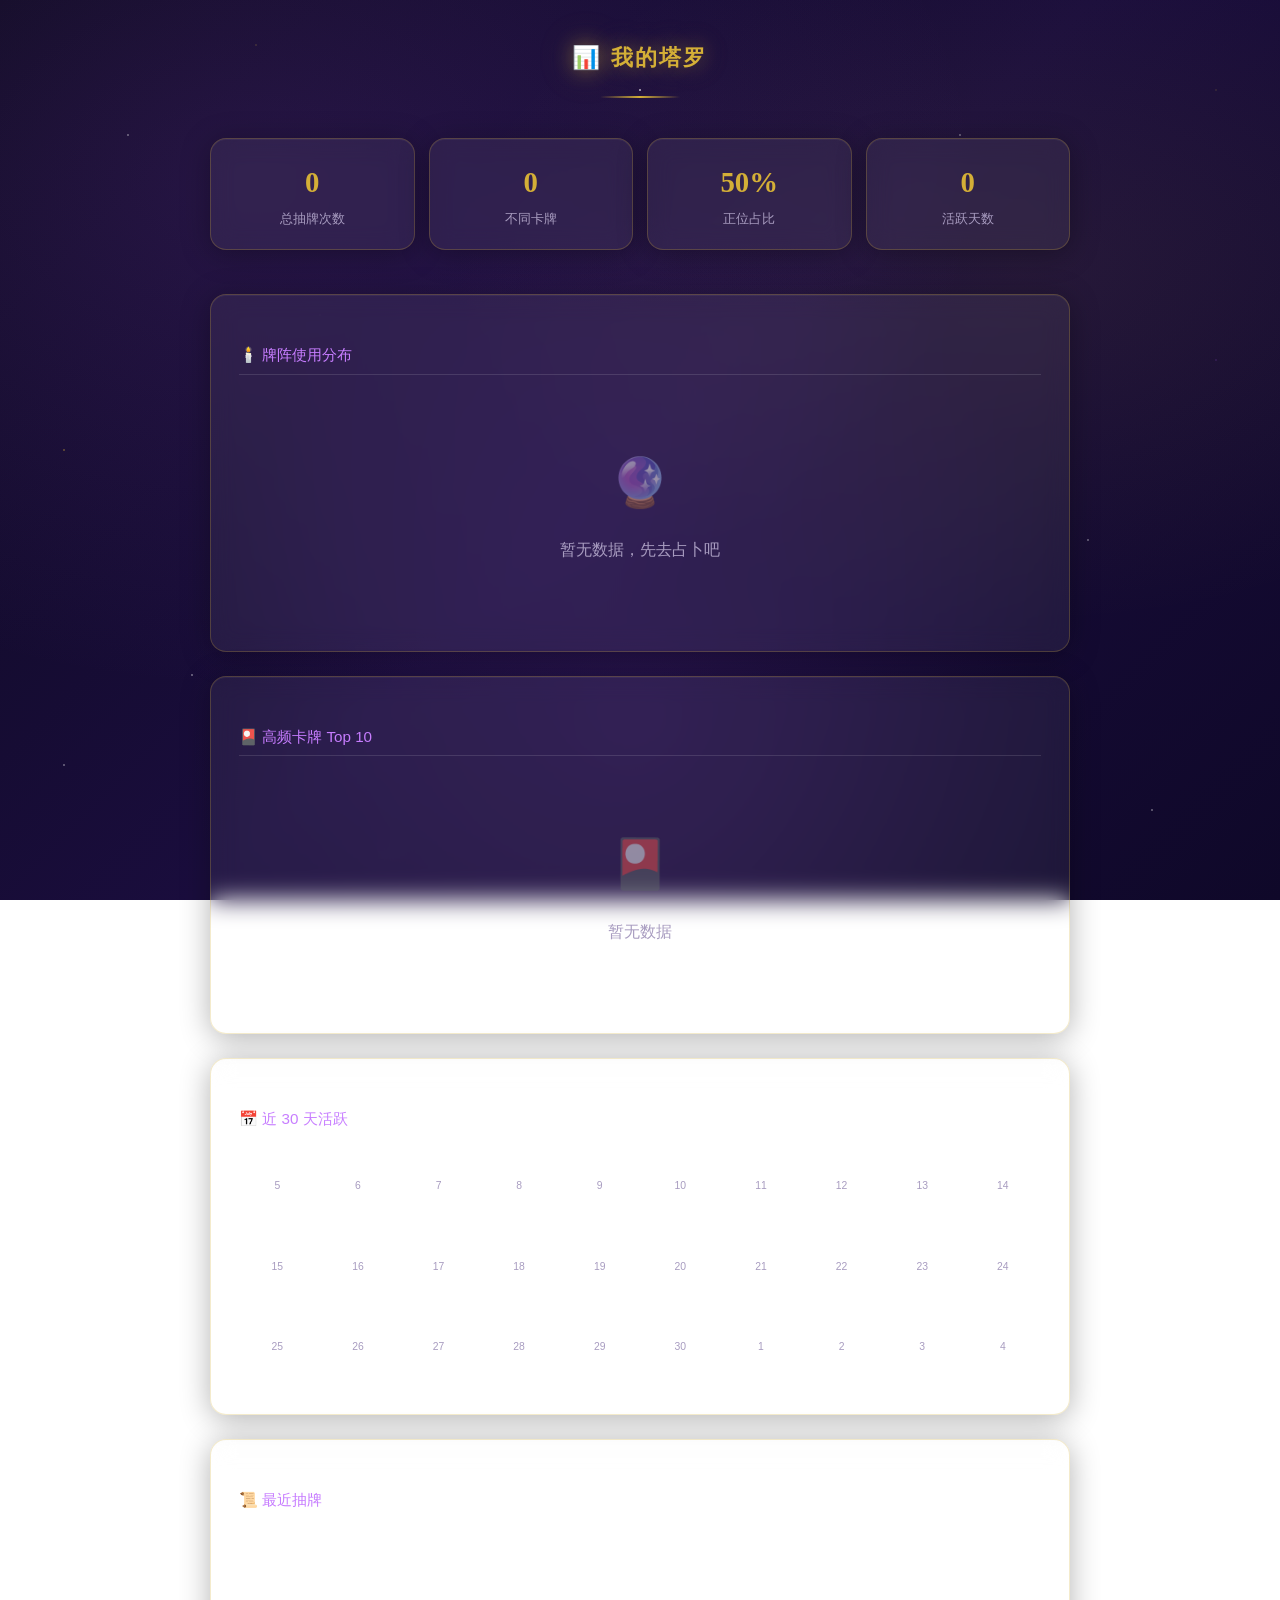
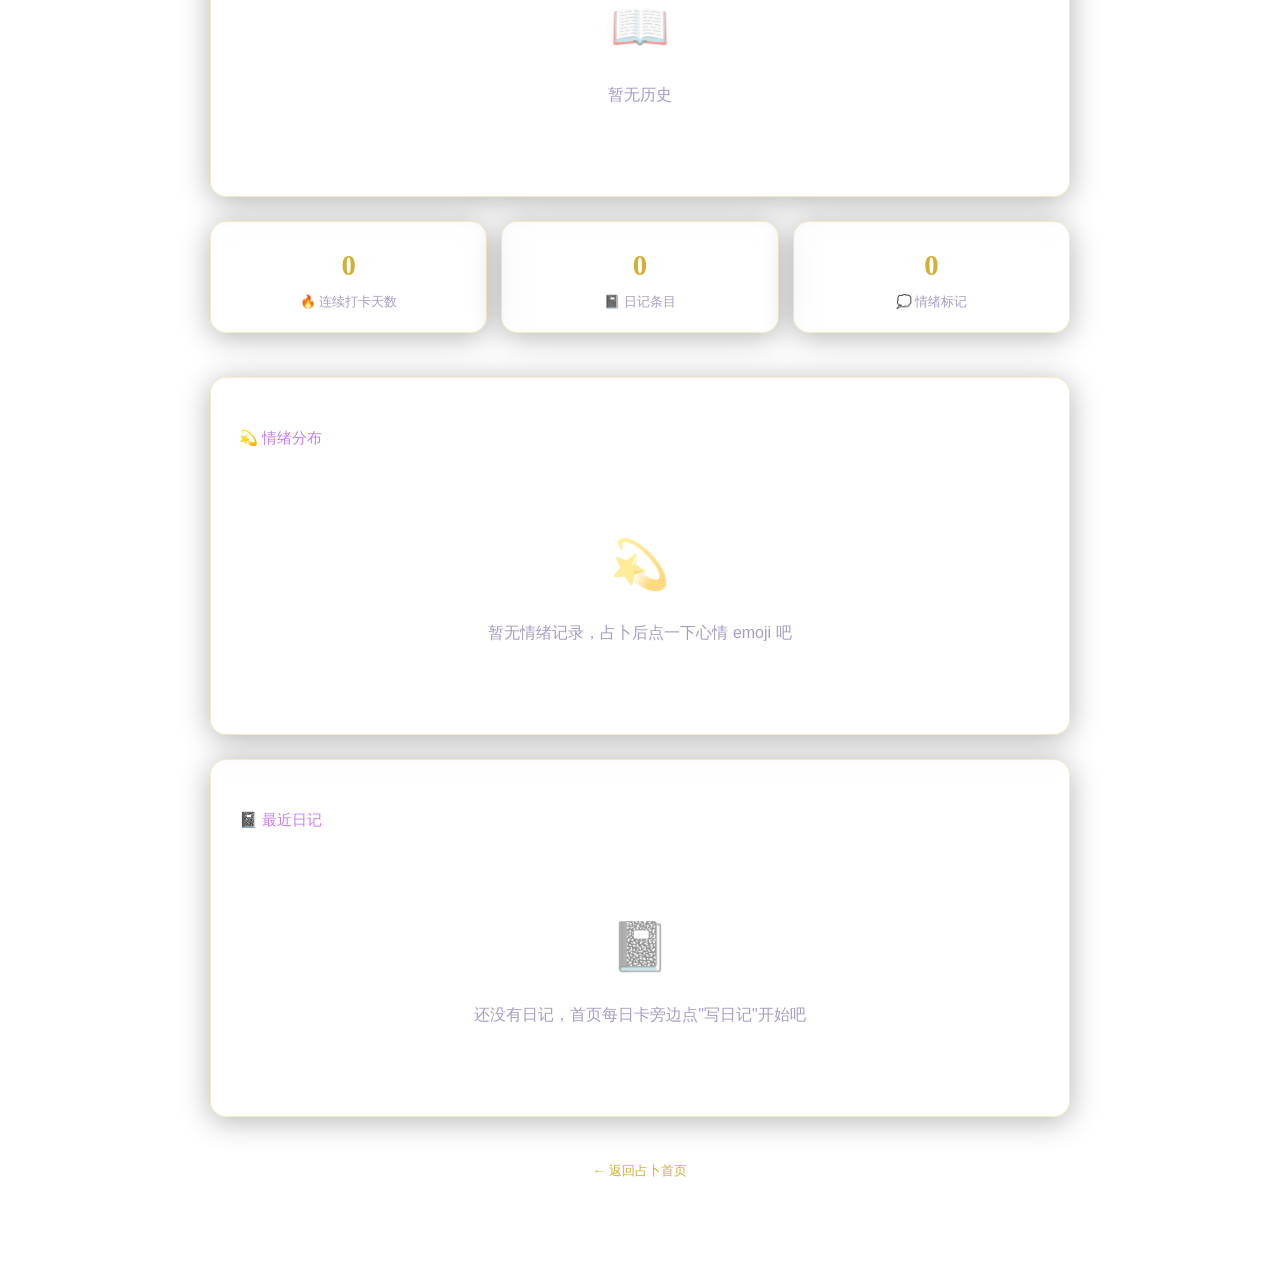
<file: stats.html>
<!DOCTYPE html>
<html lang="zh-CN">
<head>
  <meta charset="UTF-8">
  <meta name="viewport" content="width=device-width, initial-scale=1.0">
  <title>📊 我的塔罗 · cabbage</title>
  <link rel="stylesheet" href="css/style.css">
  <style>
    /* 简洁的统计看板样式，复用 liquid 主题变量 */
    .stats-grid { display:grid; grid-template-columns:repeat(auto-fit,minmax(200px,1fr)); gap:14px; margin-bottom:20px; }
    .stat-card { padding:20px; text-align:center; }
    .stat-card .num { font-size:1.8rem; font-weight:700; color:var(--gold); font-family:serif; }
    .stat-card .label { font-size:0.8rem; color:var(--text-muted); margin-top:4px; }
    .section-title { color:var(--purple-light); font-size:0.95rem; margin:20px 0 10px; padding-bottom:6px; border-bottom:1px solid rgba(255,255,255,0.12); }
    .bar-row { display:flex; align-items:center; gap:10px; margin:6px 0; font-size:0.82rem; }
    .bar-row .bar-label { min-width:80px; color:var(--text-muted); }
    .bar-row .bar-bg { flex:1; height:12px; background:rgba(255,255,255,0.08); border-radius:6px; overflow:hidden; }
    .bar-row .bar-fg { height:100%; border-radius:6px; background:linear-gradient(90deg, var(--gold), var(--purple-primary)); transition:width 0.5s ease; }
    .bar-row .bar-val { min-width:40px; text-align:right; color:var(--gold); font-family:monospace; }
    .top-card { display:flex; align-items:center; gap:10px; padding:8px 0; border-bottom:1px solid rgba(255,255,255,0.06); }
    .top-card img { width:36px; height:56px; object-fit:cover; border-radius:3px; border:1px solid rgba(255,255,255,0.15); }
    .top-card .info { flex:1; }
    .top-card .name { font-size:0.85rem; color:var(--text-white); }
    .top-card .count { color:var(--gold); font-family:monospace; font-size:0.85rem; }
    .empty { text-align:center; padding:60px 20px; color:var(--text-muted); }
    .empty .big { font-size:3rem; margin-bottom:16px; opacity:0.5; }
  </style>
</head>
<body>
  <div class="container">
    <header class="header">
      <h1 style="font-size:1.4rem;">📊 我的塔罗</h1>
      <div class="divider"></div>
    </header>

    <!-- 概览卡片 -->
    <div class="stats-grid">
      <div class="glass-card stat-card"><div class="num" id="s-total">0</div><div class="label">总抽牌次数</div></div>
      <div class="glass-card stat-card"><div class="num" id="s-cards">0</div><div class="label">不同卡牌</div></div>
      <div class="glass-card stat-card"><div class="num" id="s-upright">0%</div><div class="label">正位占比</div></div>
      <div class="glass-card stat-card"><div class="num" id="s-active">0</div><div class="label">活跃天数</div></div>
    </div>

    <!-- 牌阵分布 -->
    <div class="glass-card">
      <div class="section-title">🕯️ 牌阵使用分布</div>
      <div id="s-spreads"></div>
    </div>

    <!-- 高频卡牌 Top 10 -->
    <div class="glass-card">
      <div class="section-title">🎴 高频卡牌 Top 10</div>
      <div id="s-topcards"></div>
    </div>

    <!-- 每日活跃度 -->
    <div class="glass-card">
      <div class="section-title">📅 近 30 天活跃</div>
      <div id="s-heatmap"></div>
    </div>

    <!-- 历史记录 -->
    <div class="glass-card">
      <div class="section-title">📜 最近抽牌</div>
      <div id="s-history"></div>
    </div>

    <!-- ✨ v3 新面板：打卡 + 日记 + 情绪 -->
    <div class="stats-grid" style="grid-template-columns:repeat(3,1fr);">
      <div class="glass-card stat-card"><div class="num" id="s-streak">0</div><div class="label">🔥 连续打卡天数</div></div>
      <div class="glass-card stat-card"><div class="num" id="s-diary">0</div><div class="label">📓 日记条目</div></div>
      <div class="glass-card stat-card"><div class="num" id="s-moods">0</div><div class="label">💭 情绪标记</div></div>
    </div>

    <div class="glass-card">
      <div class="section-title">💫 情绪分布</div>
      <div id="s-moodchart"></div>
    </div>

    <div class="glass-card">
      <div class="section-title">📓 最近日记</div>
      <div id="s-diarylist"></div>
    </div>

    <footer style="text-align:center;padding:20px 0;color:var(--text-muted);font-size:0.8rem;">
      <a href="index" style="color:var(--gold);text-decoration:none;">← 返回占卜首页</a>
    </footer>
  </div>

  <script src="js/tarot-data.js"></script>
  <script src="js/config-sync.js"></script>
  <script src="js/stats.js"></script>
  <script src="js/extras.js"></script>
  <script>
    document.addEventListener("DOMContentLoaded", () => {
      const TarotStats = window.TarotStats;
      if (!TarotStats) return;

      const s = TarotStats.refreshStats();

      // 概览
      document.getElementById("s-total").textContent = s.totalDraws;
      const uniqueCards = Object.keys(s.cards).length;
      document.getElementById("s-cards").textContent = uniqueCards;
      const totalOri = s.orientations.upright + s.orientations.reversed;
      const pct = totalOri ? Math.round(s.orientations.upright / totalOri * 100) : 50;
      document.getElementById("s-upright").textContent = pct + "%";
      document.getElementById("s-active").textContent = Object.keys(s.dates).length;

      // 牌阵分布条
      const spreadsEl = document.getElementById("s-spreads");
      const spreads = Object.entries(s.spreads).sort((a,b) => b[1] - a[1]);
      if (spreads.length === 0) spreadsEl.innerHTML = `<div class="empty"><div class="big">🔮</div>暂无数据，先去占卜吧</div>`;
      else spreadsEl.innerHTML = spreads.map(([k, v]) => {
        const p = Math.round(v / s.totalDraws * 100);
        const labelMap = { single: "单牌日运", three: "三牌阵", yesno: "是/否", relationship: "关系", monthly: "月运", yearly: "年运" };
        return `<div class="bar-row"><span class="bar-label">${labelMap[k] || k}</span><div class="bar-bg"><div class="bar-fg" style="width:${p}%"></div></div><span class="bar-val">${v}</span></div>`;
      }).join("");

      // 高频卡牌 Top 10
      const tcEl = document.getElementById("s-topcards");
      const topCards = Object.entries(s.cards).sort((a,b) => b[1] - a[1]).slice(0, 10);
      if (topCards.length === 0) tcEl.innerHTML = `<div class="empty"><div class="big">🎴</div>暂无数据</div>`;
      else tcEl.innerHTML = topCards.map(([id, cnt]) => {
        const card = window.TAROT_DECK?.find(c => c.id === id);
        const url = card?.imageUrl || `images-webp/${id}.webp`;
        return `<a href="library.html?card=${id}" class="top-card" style="text-decoration:none;color:inherit;"><img src="${url}" loading="lazy"><div class="info"><div class="name">${card?.name || id}</div></div><span class="count">×${cnt}</span></a>`;
      }).join("");

      // 30 天活跃度（简易网格）
      const hmEl = document.getElementById("s-heatmap");
      const days = [];
      const today = new Date();
      for (let i = 29; i >= 0; i--) {
        const d = new Date(today); d.setDate(d.getDate() - i);
        const key = `${d.getFullYear()}-${String(d.getMonth()+1).padStart(2,'0')}-${String(d.getDate()).padStart(2,'0')}`;
        days.push({ key, count: s.dates[key] || 0, label: d.getDate() });
      }
      const maxCount = Math.max(...days.map(d => d.count), 1);
      hmEl.innerHTML = `<div style="display:grid;grid-template-columns:repeat(10,1fr);gap:4px;">` +
        days.map(d => {
          const intensity = d.count ? Math.round(40 + (d.count / maxCount) * 60) : 8;
          const bg = d.count ? `rgba(100,216,203,${intensity/100})` : `rgba(255,255,255,0.06)`;
          const border = d.count ? `1px solid rgba(100,216,203,0.4)` : `1px solid rgba(255,255,255,0.1)`;
          return `<div title="${d.key}: ${d.count} 次" style="aspect-ratio:1;border-radius:4px;background:${bg};border:${border};display:flex;align-items:center;justify-content:center;font-size:0.65rem;color:var(--text-muted);">${d.label}</div>`;
        }).join("") + `</div>`;

      // 历史记录（最近 10 条）
      const hEl = document.getElementById("s-history");
      const history = TarotStats.getHistory().slice(-10).reverse();
      if (history.length === 0) hEl.innerHTML = `<div class="empty"><div class="big">📖</div>暂无历史</div>`;
      else hEl.innerHTML = history.map(h => {
        const t = new Date(h.timestamp);
        const labelMap = { single: "单牌", three: "三牌", yesno: "是/否", relationship: "关系", monthly: "月运", yearly: "年运" };
        const cardNames = (h.cards || []).map(c => c.name).join(" / ");
        return `<div style="padding:10px 0;border-bottom:1px solid rgba(255,255,255,0.06);font-size:0.82rem;">
          <span style="color:var(--gold);font-size:0.72rem;">${t.toLocaleString("zh-CN", {month:"2-digit",day:"2-digit",hour:"2-digit",minute:"2-digit"})}</span>
          <span style="color:var(--text-muted);margin:0 8px;">·</span>
          <span style="color:var(--purple-light);">${labelMap[h.spreadName || h.spread] || h.spread}</span>
          <span style="color:var(--text-white);margin:0 6px;">${cardNames || "(无卡牌)"}</span>
          ${h.question ? `<div style="color:var(--text-muted);font-size:0.75rem;margin-top:2px;">💭 ${h.question}</div>` : ""}
        </div>`;
      }).join("");

      // ✨ v3 新面板：打卡/日记/情绪
      const diary = (() => { try { return JSON.parse(localStorage.getItem("tarot_diary") || "{}"); } catch { return {}; } })();
      const moods = (() => { try { return JSON.parse(localStorage.getItem("tarot_moods") || "[]"); } catch { return []; } })();

      document.getElementById("s-streak").textContent = window.TarotExtras?.getStreak?.() || 0;
      document.getElementById("s-diary").textContent = Object.keys(diary).length;
      document.getElementById("s-moods").textContent = moods.length;

      // 情绪分布图
      const mcEl = document.getElementById("s-moodchart");
      const moodCount = {};
      moods.forEach(m => moodCount[m.mood] = (moodCount[m.mood] || 0) + 1);
      const moodEntries = Object.entries(moodCount).sort((a,b) => b[1] - a[1]);
      if (moodEntries.length === 0) mcEl.innerHTML = `<div class="empty"><div class="big">💫</div>暂无情绪记录，占卜后点一下心情 emoji 吧</div>`;
      else mcEl.innerHTML = moodEntries.map(([emoji, cnt]) => {
        const p = Math.round(cnt / moods.length * 100);
        return `<div class="bar-row"><span class="bar-label">${emoji}</span><div class="bar-bg"><div class="bar-fg" style="width:${p}%"></div></div><span class="bar-val">${cnt}</span></div>`;
      }).join("");

      // 日记列表（最近 10 条）
      const dlEl = document.getElementById("s-diarylist");
      const diaryEntries = Object.entries(diary).sort((a,b) => b[0].localeCompare(a[0])).slice(0, 10);
      if (diaryEntries.length === 0) dlEl.innerHTML = `<div class="empty"><div class="big">📓</div>还没有日记，首页每日卡旁边点"写日记"开始吧</div>`;
      else dlEl.innerHTML = diaryEntries.map(([date, entry]) => `
        <div style="padding:10px 0;border-bottom:1px solid rgba(255,255,255,0.06);font-size:0.82rem;">
          <span style="color:var(--gold);font-size:0.72rem;">${date}</span>
          ${entry.mood ? `<span style="margin-left:8px;">${entry.mood}</span>` : ""}
          ${entry.note ? `<div style="color:var(--text-white);margin-top:4px;white-space:pre-wrap;">${entry.note.slice(0, 200)}${entry.note.length > 200 ? '...' : ''}</div>` : ""}
        </div>
      `).join("");
    });
  </script>
</body>
</html>
</file>
<file: css/style.css>
/**
 * ============================================================================
 * cabbage塔罗抽牌网页 —— 主样式文件
 * ============================================================================
 * 
 * 配色方案：暗紫 + 金色
 *   - 主背景：深紫黑渐变 (#0d0a1f → #1a0d3d)
 *   - 强调色：金色 (#d4af37)
 *   - 副强调：淡紫 (#9d4edd)
 *   - 毛玻璃：半透明白 + blur
 * 
 * 如需修改颜色，调整下方 CSS 变量即可
 * ============================================================================
 */

/* ==================== CSS 变量（方便统一修改主题） ==================== */
:root {
  /* 背景色 */
  --bg-deep: #0d0a1f;        /* 最深的底色 */
  --bg-mid: #1a0d3d;         /* 中间紫色 */
  --bg-light: #2d1b4e;       /* 浅紫色层次 */
  
  /* 强调色 */
  --gold: #d4af37;           /* 主金色 */
  --gold-light: #f0d060;     /* 亮金色 */
  --gold-dark: #b8960f;      /* 暗金色 */
  
  /* 紫色系 */
  --purple-primary: #9d4edd; /* 主紫 */
  --purple-light: #c77dff;   /* 亮紫 */
  --purple-glass: rgba(157, 78, 221, 0.15); /* 毛玻璃紫 */
  
  /* 文字色 */
  --text-white: #f0e6ff;
  --text-muted: #a89cc0;
  --text-gold: var(--gold);
  
  /* 毛玻璃 */
  --glass-bg: rgba(255, 255, 255, 0.06);
  --glass-border: rgba(212, 175, 55, 0.25);
  --glass-blur: 12px;
  
  /* 字体 */
  --font-serif: 'Georgia', 'Times New Roman', serif;
  --font-sans: 'Helvetica Neue', Arial, 'PingFang SC', 'Microsoft YaHei', sans-serif;
}


/* ==================== 全局重置 ==================== */
* {
  margin: 0;
  padding: 0;
  box-sizing: border-box;
}

html, body {
  width: 100%;
  min-height: 100vh;
  overflow-x: hidden;
}

body {
  font-family: var(--font-sans);
  color: var(--text-white);
  line-height: 1.6;
  
  /* 深色星空背景 - 多层渐变叠加 */
  background: 
    radial-gradient(ellipse at 20% 20%, rgba(157, 78, 221, 0.15) 0%, transparent 50%),
    radial-gradient(ellipse at 80% 30%, rgba(212, 175, 55, 0.08) 0%, transparent 40%),
    radial-gradient(ellipse at 50% 80%, rgba(100, 50, 150, 0.2) 0%, transparent 50%),
    linear-gradient(135deg, var(--bg-deep) 0%, var(--bg-mid) 50%, #0f0829 100%);
  
  /* 固定背景，不随滚动移动 */
  background-attachment: fixed;
  position: relative;
}

/* 星空层 - 使用伪元素生成星点 */
body::before {
  content: '';
  position: fixed;
  top: 0;
  left: 0;
  width: 100%;
  height: 100%;
  pointer-events: none;
  z-index: 0;
  
  /* 生成星点背景（使用多个 radial-gradient） */
  background-image: 
    radial-gradient(1px 1px at 10% 15%, white, transparent),
    radial-gradient(1px 1px at 25% 35%, rgba(255,255,255,0.7), transparent),
    radial-gradient(1.5px 1.5px at 50% 10%, white, transparent),
    radial-gradient(1px 1px at 70% 25%, rgba(212,175,55,0.8), transparent),
    radial-gradient(1px 1px at 85% 60%, white, transparent),
    radial-gradient(1.5px 1.5px at 15% 75%, rgba(255,255,255,0.6), transparent),
    radial-gradient(1px 1px at 40% 85%, white, transparent),
    radial-gradient(1px 1px at 65% 70%, rgba(157,78,221,0.8), transparent),
    radial-gradient(1px 1px at 90% 90%, white, transparent),
    radial-gradient(1.5px 1.5px at 5% 50%, rgba(212,175,55,0.6), transparent),
    radial-gradient(1px 1px at 35% 55%, white, transparent),
    radial-gradient(1px 1px at 55% 45%, rgba(255,255,255,0.7), transparent),
    radial-gradient(1px 1px at 75% 15%, white, transparent),
    radial-gradient(1px 1px at 95% 40%, rgba(157,78,221,0.5), transparent),
    radial-gradient(1.5px 1.5px at 30% 95%, white, transparent);
  
  /* 星星闪烁动画 */
  animation: twinkle 4s ease-in-out infinite alternate;
}

/* 第二层星点 */
body::after {
  content: '';
  position: fixed;
  top: 0;
  left: 0;
  width: 100%;
  height: 100%;
  pointer-events: none;
  z-index: 0;
  
  background-image: 
    radial-gradient(1px 1px at 20% 5%, rgba(212,175,55,0.5), transparent),
    radial-gradient(1px 1px at 60% 55%, white, transparent),
    radial-gradient(1px 1px at 80% 80%, rgba(255,255,255,0.5), transparent),
    radial-gradient(1px 1px at 45% 25%, rgba(157,78,221,0.6), transparent),
    radial-gradient(1px 1px at 5% 85%, white, transparent),
    radial-gradient(1px 1px at 95% 10%, rgba(212,175,55,0.4), transparent);
  
  animation: twinkle 6s ease-in-out infinite alternate-reverse;
}

/* 星星闪烁 keyframes */
@keyframes twinkle {
  0% { opacity: 0.4; }
  50% { opacity: 1; }
  100% { opacity: 0.6; }
}

/* 主内容容器 - 确保在星空层之上 */
.container {
  position: relative;
  z-index: 1;
  max-width: 900px;
  margin: 0 auto;
  padding: 40px 20px 60px;
}


/* ==================== 标题区 ==================== */
.header {
  text-align: center;
  margin-bottom: 40px;
}

.header h1 {
  font-family: var(--font-serif);
  font-size: 2.8rem;
  color: var(--gold);
  text-shadow: 
    0 0 20px rgba(212, 175, 55, 0.4),
    0 0 40px rgba(212, 175, 55, 0.2);
  letter-spacing: 0.1em;
  margin-bottom: 12px;
}

.header .subtitle {
  color: var(--text-muted);
  font-size: 1rem;
  letter-spacing: 0.15em;
  text-transform: uppercase;
}

/* 金色分割线 */
.divider {
  width: 80px;
  height: 2px;
  margin: 20px auto;
  background: linear-gradient(90deg, transparent, var(--gold), transparent);
}


/* ==================== 通用卡片样式（毛玻璃效果） ==================== */
.glass-card {
  background: var(--glass-bg);
  backdrop-filter: blur(var(--glass-blur));
  -webkit-backdrop-filter: blur(var(--glass-blur));
  border: 1px solid var(--glass-border);
  border-radius: 16px;
  padding: 28px;
  margin-bottom: 24px;
  box-shadow: 
    0 4px 30px rgba(0, 0, 0, 0.3),
    inset 0 1px 0 rgba(255, 255, 255, 0.05);
}

.glass-card h2 {
  font-family: var(--font-serif);
  color: var(--gold);
  font-size: 1.3rem;
  margin-bottom: 16px;
  padding-bottom: 10px;
  border-bottom: 1px solid rgba(212, 175, 55, 0.2);
}


/* ==================== 牌阵选择区 ==================== */
.spread-selector {
  display: flex;
  gap: 16px;
  justify-content: center;
  flex-wrap: wrap;
}

.spread-btn {
  flex: 1;
  min-width: 180px;
  max-width: 250px;
  padding: 18px 20px;
  background: rgba(157, 78, 221, 0.1);
  border: 2px solid rgba(157, 78, 221, 0.3);
  border-radius: 12px;
  color: var(--text-white);
  cursor: pointer;
  transition: all 0.3s ease;
  text-align: center;
  font-family: inherit;
}

.spread-btn:hover {
  background: rgba(157, 78, 221, 0.2);
  border-color: var(--purple-light);
  transform: translateY(-2px);
}

.spread-btn.active {
  background: linear-gradient(135deg, rgba(212, 175, 55, 0.2), rgba(157, 78, 221, 0.2));
  border-color: var(--gold);
  box-shadow: 
    0 0 20px rgba(212, 175, 55, 0.15),
    inset 0 1px 0 rgba(255, 255, 255, 0.1);
}

.spread-btn .icon {
  font-size: 2rem;
  display: block;
  margin-bottom: 8px;
}

.spread-btn .label {
  font-size: 1.1rem;
  font-weight: 600;
  color: var(--gold-light);
}

.spread-btn .desc {
  font-size: 0.85rem;
  color: var(--text-muted);
  margin-top: 4px;
}


/* ==================== 问题输入区 ==================== */
.question-section textarea {
  width: 100%;
  min-height: 80px;
  padding: 14px 16px;
  background: rgba(0, 0, 0, 0.3);
  border: 1px solid rgba(212, 175, 55, 0.2);
  border-radius: 10px;
  color: var(--text-white);
  font-family: inherit;
  font-size: 0.95rem;
  resize: vertical;
  outline: none;
  transition: border-color 0.3s ease;
}

.question-section textarea:focus {
  border-color: var(--gold);
  box-shadow: 0 0 10px rgba(212, 175, 55, 0.2);
}

.question-section textarea::placeholder {
  color: var(--text-muted);
}


/* ==================== 按钮样式 ==================== */
.btn {
  display: inline-block;
  padding: 14px 36px;
  font-family: inherit;
  font-size: 1rem;
  font-weight: 600;
  border: none;
  border-radius: 30px;
  cursor: pointer;
  transition: all 0.3s ease;
  text-align: center;
  letter-spacing: 0.05em;
}

.btn-primary {
  background: linear-gradient(135deg, var(--gold-dark), var(--gold));
  color: var(--bg-deep);
  box-shadow: 0 4px 15px rgba(212, 175, 55, 0.3);
}

.btn-primary:hover {
  background: linear-gradient(135deg, var(--gold), var(--gold-light));
  transform: translateY(-2px);
  box-shadow: 0 6px 20px rgba(212, 175, 55, 0.4);
}

.btn-primary:active {
  transform: translateY(0);
}

.btn-primary:disabled {
  opacity: 0.5;
  cursor: not-allowed;
  transform: none;
}

.btn-secondary {
  background: transparent;
  border: 1px solid var(--gold);
  color: var(--gold);
}

.btn-secondary:hover {
  background: rgba(212, 175, 55, 0.1);
}

.btn-group {
  display: flex;
  gap: 12px;
  justify-content: center;
  flex-wrap: wrap;
  margin-top: 16px;
}


/* ==================== 抽牌区域 ==================== */
.tarot-area {
  text-align: center;
  padding: 40px 20px;
  min-height: 300px;
}

/* 牌堆 - 洗牌时显示 */
.deck-area {
  position: relative;
  height: 200px;
  display: flex;
  justify-content: center;
  align-items: center;
  margin-bottom: 20px;
}

.deck-card {
  width: 100px;
  height: 160px;
  position: absolute;
  border-radius: 8px;
  /* 牌背图案 - 使用渐变 + SVG样式 */
  background: 
    linear-gradient(135deg, #1a0d3d, #0d0a1f),
    repeating-linear-gradient(45deg, 
      transparent, transparent 8px, 
      rgba(212, 175, 55, 0.1) 8px, rgba(212, 175, 55, 0.1) 10px);
  background-blend-mode: overlay;
  border: 2px solid var(--gold);
  box-shadow: 
    0 4px 15px rgba(0, 0, 0, 0.5),
    inset 0 0 20px rgba(212, 175, 55, 0.1);
}

/* 牌背图案上的装饰 */
.deck-card::before {
  content: '✦';
  position: absolute;
  top: 50%;
  left: 50%;
  transform: translate(-50%, -50%);
  font-size: 2rem;
  color: var(--gold);
  text-shadow: 0 0 10px rgba(212, 175, 55, 0.5);
}

.deck-card::after {
  content: '';
  position: absolute;
  top: 8px;
  left: 8px;
  right: 8px;
  bottom: 8px;
  border: 1px solid rgba(212, 175, 55, 0.4);
  border-radius: 4px;
}

/* 牌堆中每张牌的偏移 */
.deck-card:nth-child(1) { transform: translateX(-8px) rotate(-2deg); }
.deck-card:nth-child(2) { transform: translateX(-4px) rotate(-1deg); }
.deck-card:nth-child(3) { transform: translateX(0) rotate(0deg); }
.deck-card:nth-child(4) { transform: translateX(4px) rotate(1deg); }
.deck-card:nth-child(5) { transform: translateX(8px) rotate(2deg); }


/* ==================== 洗牌动画 ==================== */
@keyframes shuffle {
  0% { transform: translateX(0) rotate(0deg); }
  10% { transform: translateX(-60px) rotate(-8deg); }
  25% { transform: translateX(60px) rotate(6deg); }
  40% { transform: translateX(-40px) rotate(-4deg); }
  55% { transform: translateX(40px) rotate(5deg); }
  70% { transform: translateX(-20px) rotate(-2deg); }
  85% { transform: translateX(20px) rotate(2deg); }
  100% { transform: translateX(0) rotate(0deg); }
}

.shuffling .deck-card:nth-child(1) { animation: shuffle 0.6s ease-in-out infinite; }
.shuffling .deck-card:nth-child(2) { animation: shuffle 0.6s ease-in-out infinite 0.05s; }
.shuffling .deck-card:nth-child(3) { animation: shuffle 0.6s ease-in-out infinite 0.1s; }
.shuffling .deck-card:nth-child(4) { animation: shuffle 0.6s ease-in-out infinite 0.15s; }
.shuffling .deck-card:nth-child(5) { animation: shuffle 0.6s ease-in-out infinite 0.2s; }


/* ==================== 卡牌3D容器 ==================== */
.cards-display {
  display: flex;
  justify-content: center;
  gap: 28px;
  flex-wrap: wrap;
  perspective: 1000px; /* 3D视角距离 */
  margin: 20px 0;
}

/* 每张卡的3D翻转容器 */
.card-3d {
  width: 160px;
  height: 260px;
  position: relative;
  transform-style: preserve-3d;
  transition: transform 1s cubic-bezier(0.4, 0.2, 0.2, 1);
  cursor: pointer;
  will-change: transform; /* 提前升 GPU 层，避免 14 张同时翻时渲染抖动 */
}

.card-3d.flipped {
  transform: rotateY(180deg);
}

/* 牌面/牌背 共有样式 */
.card-face {
  position: absolute;
  width: 100%;
  height: 100%;
  border-radius: 10px;
  backface-visibility: hidden; /* 翻转时隐藏背面 */
  -webkit-backface-visibility: hidden;
  overflow: hidden;
  box-shadow: 
    0 8px 30px rgba(0, 0, 0, 0.4),
    0 0 15px rgba(212, 175, 55, 0.15);
}

/* 牌背 */
.card-back {
  /* 牌背图案 */
  background: 
    linear-gradient(135deg, #1a0d3d 0%, #2d1b4e 50%, #0d0a1f 100%),
    repeating-linear-gradient(45deg, 
      transparent, transparent 8px, 
      rgba(212, 175, 55, 0.08) 8px, rgba(212, 175, 55, 0.08) 10px);
  background-blend-mode: overlay;
  border: 2px solid var(--gold);
  
  display: flex;
  justify-content: center;
  align-items: center;
}

.card-back::before {
  content: '✦';
  font-size: 3.5rem;
  color: var(--gold);
  text-shadow: 
    0 0 10px rgba(212, 175, 55, 0.6),
    0 0 20px rgba(212, 175, 55, 0.3);
}

.card-back::after {
  content: '';
  position: absolute;
  top: 10px;
  left: 10px;
  right: 10px;
  bottom: 10px;
  border: 1px solid rgba(212, 175, 55, 0.3);
  border-radius: 6px;
}

/* 牌面（图片） */
.card-front {
  background: var(--bg-light);
  border: 2px solid var(--gold);
  transform: rotateY(180deg); /* 初始翻转，隐藏 */
  
  display: flex;
  flex-direction: column;
  align-items: center;
  justify-content: space-between;
  padding: 8px;
}

.card-front img {
  width: 100%;
  height: 75%;
  object-fit: contain;
  border-radius: 4px;
}

.card-front .card-name-cn {
  font-size: 0.95rem;
  font-weight: 600;
  color: var(--gold);
  text-align: center;
}

.card-front .card-name-en {
  font-size: 0.7rem;
  color: var(--text-muted);
  text-align: center;
  font-style: italic;
}

/* 逆位卡牌 - 牌面上下翻转 */
.card-3d.reversed .card-front img {
  transform: rotate(180deg);
}

.card-3d.reversed .card-name-cn::after {
  content: ' (逆)';
  font-size: 0.7rem;
  color: var(--purple-light);
}


/* ==================== 结果解读区 ==================== */
.reading-result {
  animation: fadeIn 0.6s ease-out;
}

@keyframes fadeIn {
  from { opacity: 0; transform: translateY(15px); }
  to { opacity: 1; transform: translateY(0); }
}

.reading-card {
  padding: 16px;
  margin-bottom: 14px;
  background: rgba(157, 78, 221, 0.08);
  border: 1px solid rgba(212, 175, 55, 0.15);
  border-radius: 10px;
}

.reading-card .position-label {
  font-size: 0.85rem;
  color: var(--purple-light);
  text-transform: uppercase;
  letter-spacing: 0.1em;
  margin-bottom: 4px;
}

.reading-card .card-title {
  font-family: var(--font-serif);
  font-size: 1.15rem;
  color: var(--gold);
  margin-bottom: 10px;
}

.reading-card .orientation-tag {
  display: inline-block;
  padding: 2px 8px;
  margin-left: 8px;
  font-size: 0.75rem;
  border-radius: 4px;
  vertical-align: middle;
}

.orientation-upright {
  background: rgba(212, 175, 55, 0.2);
  color: var(--gold);
  border: 1px solid rgba(212, 175, 55, 0.3);
}

.orientation-reversed {
  background: rgba(157, 78, 221, 0.2);
  color: var(--purple-light);
  border: 1px solid rgba(157, 78, 221, 0.3);
}

.reading-card .meaning {
  font-size: 0.9rem;
  color: var(--text-white);
  line-height: 1.7;
  padding: 10px 12px;
  background: rgba(0, 0, 0, 0.25);
  border-left: 2px solid var(--gold);
  border-radius: 0 6px 6px 0;
}


/* ==================== 状态显示 ==================== */
.status-message {
  text-align: center;
  padding: 16px;
  color: var(--gold-light);
  font-size: 1.05rem;
  animation: pulse 2s ease-in-out infinite;
}

@keyframes pulse {
  0%, 100% { opacity: 1; }
  50% { opacity: 0.7; }
}


/* ==================== ✨ C3: 月运/年运牌阵 ==================== */
/* 月运：6 张卡，3 列 2 行 */
/* 关系六牌阵：6 张卡，3 列 × 2 行（桌面） */
.cards-display.relationship-spread {
  display: grid;
  grid-template-columns: repeat(3, 1fr);
  gap: 16px;
  max-width: 640px;
  margin: 20px auto;
}
.cards-display.relationship-spread .card-3d {
  width: 160px;
  height: 260px;
  margin: 0 auto;
}

.cards-display.monthly-spread {
  display: grid;
  grid-template-columns: repeat(3, 1fr);
  gap: 16px;
  max-width: 640px;
  margin: 20px auto;
}
.cards-display.monthly-spread .card-3d {
  width: 160px;
  height: 260px;
  margin: 0 auto;
}

/* 年运：14 张卡，建议 7 列 × 2 行（桌面） */
.cards-display.yearly-spread {
  display: grid;
  grid-template-columns: repeat(7, 1fr);
  gap: 10px;
  max-width: 900px;
  margin: 20px auto;
}
.cards-display.yearly-spread .card-3d {
  width: 100px;
  height: 160px;
  margin: 0 auto;
}
.cards-display.yearly-spread .card-face {
  border-radius: 6px;
}
.cards-display.yearly-spread .card-name-cn {
  font-size: 0.7rem;
}
.cards-display.yearly-spread .card-name-en {
  font-size: 0.55rem;
}


/* ==================== 响应式 - 移动端适配 ==================== */
@media (max-width: 768px) {
  
  .container {
    padding: 24px 16px 40px;
  }
  
  .header h1 {
    font-size: 2rem;
  }
  
  .glass-card {
    padding: 20px;
  }
  
  /* 卡牌尺寸缩小 */
  .card-3d {
    width: 130px;
    height: 210px;
  }
  
  .cards-display {
    gap: 16px;
  }
  
  .spread-btn {
    min-width: 140px;
    padding: 14px 12px;
  }
  
  .spread-btn .icon {
    font-size: 1.5rem;
  }
  
  .spread-btn .label {
    font-size: 1rem;
  }
  
  .spread-btn .desc {
    font-size: 0.75rem;
  }
  
  /* 三牌阵在移动端缩小间距 */
  .cards-display.three-spread {
    gap: 12px;
  }
  
  /* 结果解读字体缩小 */
  .reading-card .meaning {
    font-size: 0.85rem;
  }
  
  .reading-card .card-title {
    font-size: 1rem;
  }
  
  /* 牌堆缩小 */
  .deck-card {
    width: 80px;
    height: 128px;
  }
  
  /* 按钮全宽 */
  .btn-group {
    flex-direction: column;
  }
  
  .btn-group .btn {
    width: 100%;
  }
}

@media (max-width: 480px) {
  
  .header h1 {
    font-size: 1.6rem;
  }
  
  .header .subtitle {
    font-size: 0.85rem;
  }
  
  .card-3d {
    width: 110px;
    height: 178px;
  }
  
  .card-front .card-name-cn {
    font-size: 0.8rem;
  }
  
  .card-front .card-name-en {
    font-size: 0.6rem;
  }
}


/* ==================== 隐藏类 ==================== */
.hidden {
  display: none !important;
}


/* ==================== 加载状态 ==================== */
.loading {
  opacity: 0.6;
  pointer-events: none;
}

/* 图片加载失败时的 fallback */
.card-front img[src=""] {
  display: none;
}

.card-front img:not([src]), 
.card-front img.broken {
  display: none;
}

/* ==========================================================================
 * cabbage塔罗  v2 新增样式 —— 3 套主题 + 新组件
 * 注意：所有样式都追加在末尾，不改动已有
 * ========================================================================== */

/* ==========================================================================
 * 液态玻璃主题 —— 严格对标 iOS 26 Liquid Glass（WWDC 2025）
 * 核心技术：
 *   1. 极低 blur(2px) + 高饱和度(180%) + 亮度提升(1.08) —— 背景几乎清晰透出
 *   2. SVG feTurbulence + feDisplacementMap —— 真正的折射扭曲（Chrome only）
 *   3. 菲涅尔边缘光 —— 多层 inset box-shadow 模拟玻璃边缘光线
 *   4. 镜面反射光带 —— ::before 斜向高光 + ::after 负偏移 inset 反射
 *   5. conic-gradient 扫描光泽 —— 伪元素动态旋转
 * ========================================================================== */

/* ---------- 液态玻璃核心 CSS 变量 ---------- */
body[data-theme="liquid"] {
  --bg-deep: #07060f;
  --bg-mid: #0e0b1a;
  --bg-light: #161227;
  --gold: #64d8cb;
  --gold-light: #a7f5ea;
  --gold-dark: #2dd4bf;
  --purple-primary: #8b7cf7;
  --purple-light: #c4b8ff;
  --text-white: #eef0ff;
  --text-muted: #8a8fb0;

  /* 真正透明的玻璃底色 —— alpha 0.08-0.12，让背景清晰透过来 */
  --glass-alpha: 0.10;
  --glass-border-alpha: 0.30;
  --glass-blur: 2px;          /* 极低 blur！不是毛玻璃 */
  --glass-saturate: 180%;
  --glass-brightness: 1.08;
}

/* ---------- 液态玻璃底图：高对比度动态光晕（让折射效果明显） ---------- */
body[data-theme="liquid"]::before {
  content: "";
  position: fixed;
  inset: 0;
  z-index: -2;
  background:
    /* 左上青光球 */
    radial-gradient(ellipse 55% 45% at 18% 12%,
      rgba(100, 216, 203, 0.22), transparent 60%),
    /* 右上紫光球 */
    radial-gradient(ellipse 45% 38% at 88% 22%,
      rgba(139, 124, 247, 0.22), transparent 55%),
    /* 右下金光球 */
    radial-gradient(ellipse 50% 40% at 82% 88%,
      rgba(212, 175, 55, 0.18), transparent 60%),
    /* 左下深红光球 —— 增加背景色彩变化让折射可视化 */
    radial-gradient(ellipse 40% 35% at 12% 82%,
      rgba(231, 93, 135, 0.15), transparent 55%),
    linear-gradient(180deg, #06050d 0%, #0a0818 40%, #06050d 100%);
  background-attachment: fixed;
}

/* ---------- 液态玻璃卡片 —— 核心实现 ----------
 * 重要：backdrop-filter / isolation / filter 必须放在伪元素上，
 * 不能在 .glass-card 本体上——这些属性会创建新的 stacking context，
 * 强制把后代的 transform-style: preserve-3d 降级为 flat，
 * 导致塔罗牌 3D 翻转失效（翻来翻去都是牌背）！
 *
 * 层级设计（z-index）：
 *   ::before  z-index: 0  → 背景层（backdrop-filter 在这里对 body 取样）
 *   内容元素  z-index: 1  → 卡面/文字（在背景上面，保持 preserve-3d）
 *   ::after   z-index: 2  → 反射高光层（装饰性，pointer-events:none）
 */
body[data-theme="liquid"] .glass-card {
  position: relative;
  /* 必须显式覆盖基础 .glass-card 的 backdrop-filter 和 isolation！
     不覆盖的话浏览器仍会降级 preserve-3d → flat，翻牌永远只显示牌背！
     液态玻璃的 backdrop-filter 全部放在 ::before 伪元素上 */
  backdrop-filter: none !important;
  -webkit-backdrop-filter: none !important;
  isolation: auto !important;  /* 不创建新 stacking context，让子元素 preserve-3d 正常 */

  border: 1px solid rgba(255, 255, 255, var(--glass-border-alpha));
  border-radius: 22px;

  box-shadow:
    0 8px 40px rgba(0, 0, 0, 0.55),
    0 2px 8px rgba(0, 0, 0, 0.35),
    inset 0 1px 0 rgba(255, 255, 255, 0.55),
    inset 1px 0 0 rgba(255, 255, 255, 0.12),
    inset -1px 0 0 rgba(0, 0, 0, 0.12),
    inset 0 -1px 0 rgba(0, 0, 0, 0.15),
    inset 0 -30px 50px rgba(0, 0, 0, 0.12);

  overflow: hidden;

  --mx: 50%;
  --my: 50%;
}

/* 内容元素：显式浮在背景层之上（让 backdrop-filter 能正确对 body 取样） */
body[data-theme="liquid"] .glass-card > * {
  position: relative;
  z-index: 1;
}

/* 伪元素 ::before —— 真正的液态玻璃背景层（z-index: 0） */
body[data-theme="liquid"] .glass-card::before {
  content: "";
  position: absolute;
  inset: 0;
  border-radius: inherit;
  pointer-events: none;
  z-index: 0;  /* 在内容下面！这样 backdrop-filter 才能对 body 背景取样 */

  background-color: rgba(255, 255, 255, var(--glass-alpha));
  background-image: radial-gradient(
    circle at var(--mx) var(--my),
    rgba(255, 255, 255, 0.22) 0%,
    rgba(255, 255, 255, 0.08) 12%,
    transparent 28%
  );
  background-blend-mode: normal;

  /* backdrop-filter 放这里——伪元素不影响真正子元素的 preserve-3d */
  backdrop-filter: blur(var(--glass-blur)) saturate(var(--glass-saturate)) brightness(var(--glass-brightness));
  -webkit-backdrop-filter: blur(var(--glass-blur)) saturate(var(--glass-saturate)) brightness(var(--glass-brightness));
  isolation: isolate;

  transition: background 0.12s ease-out;
}

/* 伪元素 ::after —— 曲面反射光带 + conic 扫描光泽（z-index: 2，在内容上面） */
body[data-theme="liquid"] .glass-card::after {
  content: "";
  position: absolute;
  inset: 0;
  border-radius: inherit;
  pointer-events: none;
  z-index: 2;

  box-shadow:
    inset 0 2px 0 rgba(255, 255, 255, 0.35),
    inset 0 -2px 4px rgba(0, 0, 0, 0.15),
    inset -10px -8px 0 -11px rgba(255, 255, 255, 0.55),
    inset 0px -9px 0px -8px rgba(255, 255, 255, 0.35);

  background: conic-gradient(
    from 180deg at 50% 50%,
    transparent 0deg,
    rgba(255, 255, 255, 0.04) 40deg,
    transparent 80deg,
    rgba(100, 216, 203, 0.03) 180deg,
    transparent 220deg,
    rgba(255, 255, 255, 0.03) 310deg,
    transparent 360deg
  );
  animation: liquidSheen 22s linear infinite;
  opacity: 0.5;
}

@keyframes liquidSheen {
  0%   { transform: rotate(0deg); }
  100% { transform: rotate(360deg); }
}

/* ✨ C5: 液态玻璃鼠标 3D 视差
 * 关键 1：transform 只能在 :hover 时才加（perspective 会破坏子元素 preserve-3d）
 * 关键 2：排除 .tarot-area / .cards-display —— 它们包含 3D 翻牌区！
 */
body[data-theme="liquid"] .glass-card:not(.tarot-area),
body[data-theme="liquid"] .lib-card,
body[data-theme="liquid"] .lib-modal-card {
  transition: transform 0.15s ease-out;
  will-change: transform;
}
body[data-theme="liquid"] .glass-card:not(.tarot-area):hover,
body[data-theme="liquid"] .lib-card:hover,
body[data-theme="liquid"] .lib-modal-card:hover {
  transform: perspective(800px) rotateX(var(--tilt-x, 0deg)) rotateY(var(--tilt-y, 0deg));
  transition: transform 0.08s ease-out;
}

/* ✨ C1: 每日一张卡 Daily Card */
.daily-card {
  display: flex; align-items: center; gap: 18px; padding: 18px 20px;
  margin-bottom: 16px;
}
.dc-left {
  position: relative; width: 80px; height: 120px; flex-shrink: 0;
}
.dc-left img {
  width: 100%; height: 100%; object-fit: cover; border-radius: 8px;
  border: 1px solid rgba(255, 255, 255, 0.2);
}
.dc-left .dc-orb {
  position: absolute; inset: -6px; border-radius: 12px;
  background: radial-gradient(circle, rgba(100,216,203,0.25), transparent 65%);
  animation: pulse 3s ease-in-out infinite;
  pointer-events: none;
}
.dc-right { flex: 1; min-width: 0; }
.dc-date { font-size: 0.72rem; color: var(--text-muted); letter-spacing: 0.05em; text-transform: uppercase; }
.dc-label { font-size: 0.65rem; color: var(--purple-light); margin-top: 2px; letter-spacing: 0.1em; }
.dc-name { font-size: 1.05rem; font-weight: 600; color: var(--gold); margin: 4px 0; }
.dc-advice { font-size: 0.8rem; color: var(--text-muted); line-height: 1.5; }

/* liquid 主题下每日卡 */
body[data-theme="liquid"] .daily-card {
  background: linear-gradient(135deg, rgba(100,216,203,0.08), rgba(139,124,247,0.06));
  border: 1px solid rgba(100,216,203,0.25);
  box-shadow: 0 4px 24px rgba(100,216,203,0.1), inset 0 1px 0 rgba(255,255,255,0.3);
}

@media (max-width: 600px) {
  .daily-card { flex-direction: column; text-align: center; }
  .dc-left { width: 70px; height: 105px; }
}

/* ---------- 液态玻璃按钮 —— 透明化 + 边缘光 ---------- */
body[data-theme="liquid"] .btn-primary {
  background: linear-gradient(
    135deg,
    rgba(100, 216, 203, 0.75) 0%,
    rgba(139, 124, 247, 0.75) 100%
  );
  border: 1px solid rgba(255, 255, 255, 0.35);
  box-shadow:
    0 4px 20px rgba(100, 216, 203, 0.35),
    inset 0 1px 0 rgba(255, 255, 255, 0.55),
    inset 0 -1px 0 rgba(0, 0, 0, 0.15);
  backdrop-filter: blur(2px) saturate(180%) brightness(1.08);
  color: #fff;
  transition: transform 0.2s ease, box-shadow 0.3s ease;
}
body[data-theme="liquid"] .btn-primary:hover {
  transform: translateY(-2px);
  box-shadow:
    0 6px 28px rgba(100, 216, 203, 0.55),
    inset 0 1px 0 rgba(255, 255, 255, 0.55),
    inset 0 -1px 0 rgba(0, 0, 0, 0.15);
}

body[data-theme="liquid"] .btn-secondary {
  background: rgba(255, 255, 255, 0.10);
  border: 1px solid rgba(255, 255, 255, 0.28);
  color: var(--text-white);
  backdrop-filter: blur(2px) saturate(180%) brightness(1.08);
  box-shadow:
    inset 0 1px 0 rgba(255, 255, 255, 0.45),
    inset 0 -1px 0 rgba(0, 0, 0, 0.1);
}
body[data-theme="liquid"] .btn-secondary:hover {
  background: rgba(255, 255, 255, 0.16);
}

/* ---------- 液态玻璃牌阵按钮 ---------- */
body[data-theme="liquid"] .spread-btn {
  background: rgba(255, 255, 255, 0.10);
  border: 1px solid rgba(255, 255, 255, 0.28);
  backdrop-filter: blur(2px) saturate(180%) brightness(1.08);
  -webkit-backdrop-filter: blur(2px) saturate(180%) brightness(1.08);
  border-radius: 16px;
  box-shadow:
    inset 0 1px 0 rgba(255, 255, 255, 0.45),
    inset 0 -1px 0 rgba(0, 0, 0, 0.1);
  transition: all 0.3s cubic-bezier(0.4, 0, 0.2, 1);
}
body[data-theme="liquid"] .spread-btn:hover {
  transform: translateY(-3px) scale(1.01);
  border-color: rgba(100, 216, 203, 0.55);
  background: rgba(255, 255, 255, 0.14);
  box-shadow:
    0 10px 30px rgba(100, 216, 203, 0.2),
    inset 0 1px 0 rgba(255, 255, 255, 0.55),
    inset 0 -1px 0 rgba(0, 0, 0, 0.1);
}
body[data-theme="liquid"] .spread-btn.active {
  background: linear-gradient(
    145deg,
    rgba(100, 216, 203, 0.32),
    rgba(139, 124, 247, 0.26)
  );
  border-color: rgba(100, 216, 203, 0.75);
  box-shadow:
    0 8px 24px rgba(100, 216, 203, 0.35),
    inset 0 1px 0 rgba(255, 255, 255, 0.55),
    inset 0 0 20px rgba(100, 216, 203, 0.18);
}

/* ---------- 液态玻璃 Header ---------- */
body[data-theme="liquid"] .header h1 {
  background: linear-gradient(135deg,
    #a7f5ea 0%,
    #64d8cb 30%,
    #c4b8ff 65%,
    #64d8cb 100%
  );
  -webkit-background-clip: text;
  background-clip: text;
  color: transparent;
  font-weight: 700;
  letter-spacing: 0.03em;
  filter: drop-shadow(0 2px 12px rgba(100, 216, 203, 0.25));
}
body[data-theme="liquid"] .divider {
  background: linear-gradient(90deg,
    transparent,
    rgba(100, 216, 203, 0.5),
    rgba(139, 124, 247, 0.5),
    transparent);
}

/* ---------- 液态玻璃输入框 ---------- */
body[data-theme="liquid"] textarea,
body[data-theme="liquid"] input[type="text"],
body[data-theme="liquid"] input[type="number"],
body[data-theme="liquid"] input[type="password"],
body[data-theme="liquid"] select {
  background: rgba(255, 255, 255, 0.10);
  border: 1px solid rgba(255, 255, 255, 0.25);
  border-radius: 14px;
  backdrop-filter: blur(2px) saturate(180%) brightness(1.08);
  box-shadow:
    inset 0 1px 0 rgba(255, 255, 255, 0.35),
    inset 0 -1px 0 rgba(0, 0, 0, 0.08);
}
body[data-theme="liquid"] textarea:focus,
body[data-theme="liquid"] input:focus {
  border-color: rgba(100, 216, 203, 0.6);
  box-shadow:
    0 0 0 3px rgba(100, 216, 203, 0.15),
    inset 0 1px 0 rgba(255, 255, 255, 0.45);
}

/* ---------- 液态玻璃 FAB + 设置面板 + 历史抽屉 ---------- */
body[data-theme="liquid"] .settings-fab,
body[data-theme="liquid"] .theme-fab {
  background: rgba(255, 255, 255, 0.12);
  border: 1px solid rgba(255, 255, 255, 0.3);
  backdrop-filter: blur(2px) saturate(180%) brightness(1.08);
  -webkit-backdrop-filter: blur(2px) saturate(180%) brightness(1.08);
  box-shadow:
    0 4px 18px rgba(0, 0, 0, 0.45),
    inset 0 1px 0 rgba(255, 255, 255, 0.55),
    inset 0 -1px 0 rgba(0, 0, 0, 0.1);
  color: var(--gold);
}
body[data-theme="liquid"] .settings-panel {
  background: rgba(255, 255, 255, 0.11);
  border: 1px solid rgba(255, 255, 255, 0.3);
  backdrop-filter: blur(2px) saturate(180%) brightness(1.08) url(#liquid-distort);
  -webkit-backdrop-filter: blur(2px) saturate(180%) brightness(1.08);
  box-shadow:
    0 20px 60px rgba(0, 0, 0, 0.6),
    inset 0 1px 0 rgba(255, 255, 255, 0.45);
  border-radius: 20px;
}
body[data-theme="liquid"] .history-drawer {
  background: rgba(20, 15, 40, 0.72);
  backdrop-filter: blur(4px) saturate(180%) brightness(1.08) url(#liquid-distort);
  border-left: 1px solid rgba(100, 216, 203, 0.3);
  box-shadow: inset 0 1px 0 rgba(255, 255, 255, 0.2);
}
body[data-theme="liquid"] .theme-btn.active {
  background: linear-gradient(135deg,
    rgba(100, 216, 203, 0.32),
    rgba(139, 124, 247, 0.32));
  border-color: rgba(100, 216, 203, 0.65);
  color: #fff;
  box-shadow:
    inset 0 1px 0 rgba(255, 255, 255, 0.55),
    inset 0 -1px 0 rgba(0, 0, 0, 0.1);
}

/* ---------- 液态玻璃 Toast ---------- */
body[data-theme="liquid"] .toast {
  background: rgba(255, 255, 255, 0.14);
  border: 1px solid rgba(100, 216, 203, 0.5);
  backdrop-filter: blur(2px) saturate(180%) brightness(1.08);
  box-shadow:
    0 12px 40px rgba(100, 216, 203, 0.25),
    inset 0 1px 0 rgba(255, 255, 255, 0.5);
  color: var(--gold);
  border-radius: 16px;
}

/* ---------- 液态玻璃塔罗牌面 ----------
 * 注意：filter 不能加在 .card-3d 本体上！filter 会强制降级子元素 preserve-3d → flat
 * drop-shadow 效果改到牌背/牌面各自的 ::after 或 box-shadow 上
 */
body[data-theme="liquid"] .card-back {
  background:
    radial-gradient(circle at 30% 30%, rgba(100, 216, 203, 0.35), transparent 60%),
    radial-gradient(circle at 70% 70%, rgba(139, 124, 247, 0.35), transparent 60%),
    linear-gradient(135deg, #1a1733, #0f0d20);
  border: 1px solid rgba(255, 255, 255, 0.25);
  box-shadow:
    inset 0 0 30px rgba(100, 216, 203, 0.15),
    inset 0 1px 0 rgba(255, 255, 255, 0.3);
}

/* ---------- 液态玻璃库/胶囊页小卡片 ---------- */
body[data-theme="liquid"] .lib-card,
body[data-theme="liquid"] .history-item {
  background: rgba(255, 255, 255, 0.10);
  border: 1px solid rgba(255, 255, 255, 0.28);
  backdrop-filter: blur(2px) saturate(180%) brightness(1.08);
  border-radius: 16px;
  box-shadow:
    inset 0 1px 0 rgba(255, 255, 255, 0.4),
    inset 0 -1px 0 rgba(0, 0, 0, 0.1);
  transition: transform 0.25s ease, box-shadow 0.25s ease, border-color 0.25s ease;
}
body[data-theme="liquid"] .lib-card:hover,
body[data-theme="liquid"] .history-item:hover {
  transform: translateY(-4px);
  border-color: rgba(100, 216, 203, 0.55);
  box-shadow:
    0 14px 40px rgba(100, 216, 203, 0.22),
    inset 0 1px 0 rgba(255, 255, 255, 0.55),
    inset 0 -1px 0 rgba(0, 0, 0, 0.1);
}

/* ---------- 液态玻璃开关 ---------- */
body[data-theme="liquid"] .switch .slider {
  background: rgba(255, 255, 255, 0.12);
  border: 1px solid rgba(255, 255, 255, 0.25);
  box-shadow: inset 0 1px 0 rgba(255, 255, 255, 0.3);
}
body[data-theme="liquid"] .switch input:checked + .slider {
  background: linear-gradient(135deg, #64d8cb, #8b7cf7);
  border-color: transparent;
  box-shadow: 0 2px 10px rgba(100, 216, 203, 0.5);
}

/* ---------- 液态玻璃 Modal ---------- */
body[data-theme="liquid"] .lib-modal .lib-modal-card,
body[data-theme="liquid"] .capsule-item {
  background: rgba(255, 255, 255, 0.12);
  border: 1px solid rgba(255, 255, 255, 0.3);
  backdrop-filter: blur(2px) saturate(180%) brightness(1.08) url(#liquid-distort);
  -webkit-backdrop-filter: blur(2px) saturate(180%) brightness(1.08);
  border-radius: 20px;
  box-shadow:
    0 30px 80px rgba(0, 0, 0, 0.7),
    inset 0 1px 0 rgba(255, 255, 255, 0.55),
    inset 0 -1px 0 rgba(0, 0, 0, 0.15);
}

/* ---------- 液态玻璃星星更清透 ---------- */
body[data-theme="liquid"] body::before,
body[data-theme="liquid"] body::after { opacity: 0.35; }

/* ---------- 液态玻璃通用鼠标跟随高光（大面板） ---------- */
body[data-theme="liquid"] .settings-panel,
body[data-theme="liquid"] .history-drawer,
body[data-theme="liquid"] .lib-modal-card,
body[data-theme="liquid"] .capsule-item {
  --mx: 50%;
  --my: 50%;
}
body[data-theme="liquid"] .settings-panel::before,
body[data-theme="liquid"] .history-drawer::before,
body[data-theme="liquid"] .lib-modal-card::before,
body[data-theme="liquid"] .capsule-item::before {
  content: "";
  position: absolute;
  inset: 0;
  border-radius: inherit;
  pointer-events: none;
  z-index: 1;
  background:
    radial-gradient(
      circle at var(--mx) var(--my),
      rgba(255, 255, 255, 0.14) 0%,
      rgba(255, 255, 255, 0.04) 15%,
      transparent 35%
    );
  transition: background 0.12s ease-out;
}

/* ---------- 液态玻璃滚动条 ---------- */
body[data-theme="liquid"] ::-webkit-scrollbar-thumb {
  background: rgba(100, 216, 203, 0.35);
  border-radius: 10px;
}
body[data-theme="liquid"] ::-webkit-scrollbar-track {
  background: transparent;
}

/* ---------- 设置面板 ---------- */
.settings-fab {
  position: fixed;
  top: 20px;
  right: 20px;
  z-index: 1000;
  width: 42px;
  height: 42px;
  border-radius: 50%;
  border: 1px solid var(--glass-border);
  background: var(--glass-bg);
  backdrop-filter: blur(var(--glass-blur));
  color: var(--gold);
  font-size: 1.2rem;
  cursor: pointer;
  display: flex;
  align-items: center;
  justify-content: center;
  transition: transform 0.3s;
}
.settings-fab:hover { transform: rotate(90deg); }

.settings-panel {
  position: fixed;
  top: 70px;
  right: 20px;
  width: 300px;
  max-height: 80vh;
  overflow-y: auto;
  z-index: 999;
  padding: 18px;
  border-radius: 12px;
  border: 1px solid var(--glass-border);
  background: var(--glass-bg);
  backdrop-filter: blur(var(--glass-blur));
  opacity: 0;
  transform: translateY(-10px);
  pointer-events: none;
  transition: all 0.25s ease;
}
.settings-panel.open {
  opacity: 1;
  transform: translateY(0);
  pointer-events: auto;
}
.settings-panel h3 {
  color: var(--gold);
  font-size: 0.95rem;
  margin: 0 0 12px 0;
  padding-bottom: 8px;
  border-bottom: 1px solid var(--glass-border);
}
.settings-row {
  display: flex;
  align-items: center;
  justify-content: space-between;
  padding: 8px 0;
  font-size: 0.85rem;
  color: var(--text-muted);
}
.settings-row .theme-btns {
  display: flex;
  gap: 6px;
}
.theme-btn {
  padding: 4px 10px;
  border-radius: 6px;
  border: 1px solid var(--glass-border);
  background: transparent;
  color: var(--text-muted);
  font-size: 0.75rem;
  cursor: pointer;
  transition: all 0.2s;
}
.theme-btn.active {
  border-color: var(--gold);
  color: var(--gold);
  background: var(--purple-glass);
}

/* ---------- Switch 开关 ---------- */
.switch {
  position: relative;
  width: 38px;
  height: 20px;
}
.switch input { opacity: 0; width: 0; height: 0; }
.switch .slider {
  position: absolute;
  cursor: pointer;
  inset: 0;
  background: rgba(255,255,255,0.1);
  border-radius: 20px;
  transition: 0.2s;
}
.switch .slider::before {
  content: "";
  position: absolute;
  height: 14px;
  width: 14px;
  left: 3px;
  bottom: 3px;
  background: var(--text-muted);
  border-radius: 50%;
  transition: 0.2s;
}
.switch input:checked + .slider { background: var(--gold); }
.switch input:checked + .slider::before { transform: translateX(18px); background: #fff; }

/* ---------- 历史抽屉 ---------- */
.history-drawer {
  position: fixed;
  top: 0; right: 0; bottom: 0;
  width: 360px;
  max-width: 85vw;
  z-index: 999;
  transform: translateX(100%);
  transition: transform 0.35s ease;
  background: var(--bg-deep);
  border-left: 1px solid var(--glass-border);
  padding: 20px;
  overflow-y: auto;
}
.history-drawer.open { transform: translateX(0); }
.history-drawer h3 {
  color: var(--gold);
  margin: 0 0 16px 0;
  padding-bottom: 10px;
  border-bottom: 1px solid var(--glass-border);
  display: flex;
  justify-content: space-between;
  align-items: center;
}
.history-drawer .close-btn {
  background: none;
  border: none;
  color: var(--text-muted);
  cursor: pointer;
  font-size: 1.2rem;
}
.history-item {
  padding: 12px;
  margin-bottom: 10px;
  border-radius: 8px;
  border: 1px solid var(--glass-border);
  background: var(--glass-bg);
  cursor: pointer;
  transition: border-color 0.2s;
}
.history-item:hover { border-color: var(--gold); }
.history-item .h-time {
  font-size: 0.72rem;
  color: var(--text-muted);
  margin-bottom: 4px;
}
.history-item .h-q {
  font-size: 0.85rem;
  color: var(--text-white);
  margin-bottom: 6px;
  white-space: nowrap;
  overflow: hidden;
  text-overflow: ellipsis;
}
.history-item .h-cards {
  font-size: 0.75rem;
  color: var(--gold);
}
.history-empty {
  text-align: center;
  color: var(--text-muted);
  font-size: 0.85rem;
  padding: 40px 20px;
}

/* ---------- 牌阵按钮组（4 种） ---------- */
.spread-btn.disabled {
  opacity: 0.4;
  pointer-events: none;
  filter: grayscale(1);
}

/* ---------- 牌意联想展开 ---------- */
.meaning-expand {
  margin-top: 8px;
  font-size: 0.82rem;
  line-height: 1.7;
  border-top: 1px dashed var(--glass-border);
  padding-top: 10px;
}
.meaning-expand .expand-item {
  margin-bottom: 4px;
}
.meaning-expand .expand-label {
  color: var(--gold);
  font-weight: 600;
  margin-right: 6px;
}
.meaning-expand .expand-label.red { color: #f87171; }
.meaning-expand .expand-label.blue { color: #60a5fa; }

/* ---------- 敏感词转译标注 ---------- */
.keyword-translated {
  border-bottom: 2px dashed var(--gold);
  cursor: help;
}
.translate-tag {
  display: inline-block;
  font-size: 0.7rem;
  color: var(--gold);
  background: rgba(212,175,55,0.1);
  padding: 2px 6px;
  border-radius: 4px;
  margin-top: 4px;
}

/* ---------- 主题切换浮动按钮 ---------- */
.theme-fab {
  position: fixed;
  bottom: 20px;
  right: 20px;
  z-index: 1000;
  width: 42px;
  height: 42px;
  border-radius: 50%;
  border: 1px solid var(--glass-border);
  background: var(--glass-bg);
  backdrop-filter: blur(var(--glass-blur));
  color: var(--gold);
  font-size: 1.1rem;
  cursor: pointer;
}

/* ---------- 分享图按钮 ---------- */
.share-btn-row {
  display: flex;
  gap: 10px;
  justify-content: center;
  flex-wrap: wrap;
  margin-top: 20px;
}

/* ---------- 敏感词替换提示 ---------- */
.keyword-warning {
  font-size: 0.72rem;
  color: var(--gold);
  margin-top: 4px;
}

/* ---------- 移动端 ---------- */
@media (max-width: 768px) {
  .settings-panel {
    width: calc(100% - 40px);
    right: 20px;
  }
  .history-drawer {
    width: 100%;
    max-width: 100%;
  }
  .spread-selector { flex-direction: column; }
  .cards-display.relationship-spread { grid-template-columns: repeat(2, 1fr); gap: 10px; }
  .cards-display.monthly-spread { grid-template-columns: repeat(2, 1fr); gap: 10px; }
  .cards-display.yearly-spread { grid-template-columns: repeat(4, 1fr); gap: 6px; }
  .cards-display.yearly-spread .card-3d { width: 70px; height: 112px; }
}


/* ==================== ✨ v3 新增 C11-C23 CSS ==================== */

/* C13 倒计时动画 */
@keyframes countPop {
  0%   { transform: scale(2.5); opacity: 0; }
  30%  { transform: scale(1);   opacity: 1; }
  80%  { transform: scale(1);   opacity: 1; }
  100% { transform: scale(0.6); opacity: 0; }
}

/* C21 Hero 渐入动画 */
@keyframes heroFadeIn {
  from { opacity: 0; transform: translateY(24px); filter: blur(8px); }
  to   { opacity: 1; transform: translateY(0);    filter: blur(0); }
}
.header h1 { animation: heroFadeIn 1.2s ease-out; }
.header .subtitle { animation: heroFadeIn 1.4s ease-out 0.15s both; }
.header .divider { animation: heroFadeIn 1.4s ease-out 0.3s both; }
.header p { animation: heroFadeIn 1.4s ease-out 0.45s both; }

/* C14 牌阵示意图 hover 显示 */
.spread-selector .spread-btn:hover::after {
  content: attr(data-diagram);
  position: absolute;
  top: calc(100% + 6px);
  left: 50%;
  transform: translateX(-50%);
  background: rgba(20, 15, 45, 0.92);
  border: 1px solid rgba(212, 175, 55, 0.4);
  border-radius: 8px;
  padding: 8px;
  pointer-events: none;
  white-space: nowrap;
  color: var(--gold);
  z-index: 100;
  box-shadow: 0 8px 30px rgba(0,0,0,0.5);
}
.spread-selector .spread-btn { position: relative; }

/* C19 情绪标签（抽牌后显示） */
.mood-row {
  display: flex; gap: 8px; flex-wrap: wrap;
  padding: 12px 16px; margin-top: 12px;
  border-top: 1px solid rgba(255,255,255,0.1);
}
.mood-post-draw {
  padding: 6px 12px; border-radius: 14px;
  background: rgba(255,255,255,0.08);
  border: 1px solid rgba(255,255,255,0.15);
  cursor: pointer; font-size: 1.2rem;
  transition: all .2s;
}
.mood-post-draw:hover { background: rgba(212, 175, 55, 0.2); transform: scale(1.12); }

/* C22 翻牌光效增强（液态玻璃专属） */
body[data-theme="liquid"] .card-3d.flipped .card-front {
  box-shadow:
    0 0 0 1px rgba(100, 216, 203, 0.4),
    0 0 30px rgba(100, 216, 203, 0.25),
    0 0 80px rgba(100, 216, 203, 0.12),
    inset 0 0 40px rgba(255,255,255,0.12);
}
@keyframes flipGlow {
  0%   { box-shadow: 0 0 0 rgba(100, 216, 203, 0); }
  50%  { box-shadow: 0 0 60px rgba(100, 216, 203, 0.5), 0 0 120px rgba(100, 216, 203, 0.3); }
  100% { box-shadow: 0 0 30px rgba(100, 216, 203, 0.25); }
}
body[data-theme="liquid"] .card-3d.flipped .card-front { animation: flipGlow 1.6s ease-out; }

/* C23 每日卡连续打卡徽章 */
.daily-card .streak-badge {
  display: inline-flex; align-items: center; gap: 4px;
  margin-top: 8px; padding: 4px 10px;
  background: linear-gradient(135deg, rgba(212,175,55,0.2), rgba(255,140,0,0.2));
  border: 1px solid rgba(212,175,55,0.4);
  border-radius: 14px;
  font-size: 0.75rem; color: var(--gold);
}

/* C18 结果区卡牌点击放大提示 */
.card-3d.flipped { cursor: zoom-in; }
.card-3d.flipped:active { transform: scale(0.97) !important; }

/* C17 历史筛选按钮 */
.history-filters {
  display: flex; gap: 6px; flex-wrap: wrap;
  padding: 8px; margin-bottom: 10px;
  background: rgba(255,255,255,0.05);
  border-radius: 8px;
}
.history-filters button {
  padding: 4px 12px; font-size: 0.78rem;
  background: rgba(255,255,255,0.08);
  border: 1px solid rgba(255,255,255,0.15);
  border-radius: 12px;
  color: var(--text-white);
  cursor: pointer;
  transition: all .15s;
}
.history-filters button:hover { background: rgba(212,175,55,0.2); }
.history-filters button.active { background: var(--gold); color: #1a0d3d; border-color: transparent; }

/* 设置面板扩展行 */
.settings-row {
  display: flex; justify-content: space-between; align-items: center;
  padding: 8px 0; border-bottom: 1px solid rgba(255,255,255,0.06);
  font-size: 0.85rem; color: var(--text-white);
}
.settings-row label { color: var(--text-muted); }
.settings-row input[type="range"] { width: 120px; accent-color: var(--gold); }
.settings-row .val { color: var(--gold); font-size: 0.8rem; min-width: 30px; text-align: right; }

/* 结果区情绪标记入口 */
.mood-quick-tag {
  display: inline-flex; align-items: center; gap: 6px;
  padding: 4px 12px; border-radius: 14px;
  background: rgba(255,255,255,0.06);
  border: 1px dashed rgba(212,175,55,0.4);
  font-size: 0.78rem; color: var(--gold);
  cursor: pointer; margin: 4px;
  transition: all .15s;
}
.mood-quick-tag:hover { background: rgba(212,175,55,0.2); border-style: solid; }
</file>
<file: css/v8-extras.css>
/* ============================================================
 * v8-extras.css —— 30 UI 创新点（纯 CSS + 零侵入）
 * 红线：绝不直接改 .glass-card / .card-3d 本体属性
 * 限制：≤ 800 行
 * ============================================================ */

/* ---------- U11 选中文字金色高亮 ---------- */
::selection { background: rgba(212,175,55,0.4); color: #fff; }

/* ---------- U14 自定义滚动条 ---------- */
::-webkit-scrollbar { width: 8px; height: 8px; }
::-webkit-scrollbar-track { background: rgba(255,255,255,0.03); }
::-webkit-scrollbar-thumb {
  background: linear-gradient(180deg, var(--gold-dark), var(--gold));
  border-radius: 4px;
}
::-webkit-scrollbar-thumb:hover { background: linear-gradient(180deg, var(--gold), var(--gold-light)); }

/* ---------- U29 焦点环美化 ---------- */
*:focus-visible {
  outline: 2px solid var(--gold);
  outline-offset: 2px;
  border-radius: 4px;
}

/* ---------- U30 跳过链接（a11y） ---------- */
.skip-link {
  position: absolute; top: -100px; left: 8px;
  background: var(--gold); color: #000; padding: 8px 16px;
  border-radius: 4px; z-index: 9999; font-weight: 700;
}
.skip-link:focus { top: 8px; }

/* ---------- U7 页面角落魔法阵 ---------- */
body::before, body::after,
.page-wrap::before, .page-wrap::after {
  content: '';
  position: fixed; width: 200px; height: 200px;
  pointer-events: none; opacity: 0.06; z-index: 0;
  border: 1px solid var(--gold);
  border-radius: 50%;
  background:
    repeating-linear-gradient(0deg, transparent 0 40px, rgba(212,175,55,0.3) 40px 41px),
    repeating-linear-gradient(90deg, transparent 0 40px, rgba(212,175,55,0.3) 40px 41px);
}
body::before { top: -80px; left: -80px; animation: v8-spin 60s linear infinite; }
body::after { bottom: -80px; right: -80px; animation: v8-spin-rev 80s linear infinite; }
.page-wrap::before { top: auto; left: -80px; bottom: -80px; animation: v8-spin 100s linear infinite; }
.page-wrap::after { right: -80px; top: -80px; animation: v8-spin-rev 70s linear infinite; }
@keyframes v8-spin { to { transform: rotate(360deg); } }
@keyframes v8-spin-rev { to { transform: rotate(-360deg); } }

/* ---------- U8 顶部渐变光带 ---------- */
.v8-light-strip {
  position: fixed; top: 0; left: 0; right: 0; height: 2px;
  background: linear-gradient(90deg, transparent, var(--gold), transparent, var(--gold), transparent);
  background-size: 200% 100%;
  animation: v8-light-move 8s linear infinite;
  z-index: 100; pointer-events: none;
}
@keyframes v8-light-move { to { background-position: 200% 0; } }

/* ---------- U1 卡牌悬停微光扫过（::after 伪元素） ---------- */
.card-3d { position: relative; }
.card-3d::after {
  content: ''; position: absolute; inset: 0;
  background: linear-gradient(105deg, transparent 40%, rgba(255,255,255,0.15) 50%, transparent 60%);
  transform: translateX(-100%); pointer-events: none; border-radius: inherit;
  transition: none; opacity: 0;
}
.card-3d:hover::after {
  animation: v8-shine 1.2s ease-in-out 1;
  opacity: 1;
}
@keyframes v8-shine { to { transform: translateX(100%); } }

/* ---------- U2 金边呼吸脉冲（outline 方案） ---------- */
.card-3d { outline: 1px solid transparent; transition: outline-color .3s; }
.card-3d:hover { outline-color: var(--gold); }
.card-3d.v8-breath {
  animation: v8-breath-outline 3s ease-in-out infinite;
}
@keyframes v8-breath-outline {
  0%,100% { outline-color: rgba(212,175,55,0.3); }
  50%    { outline-color: var(--gold); }
}

/* ---------- U3 抽出轨迹残影 ---------- */
.card-3d.v8-trail {
  animation: v8-trail 0.5s ease-out;
}
@keyframes v8-trail {
  0% { transform: scale(0.8) translateY(30px); opacity: 0; }
  100% { transform: scale(1) translateY(0); opacity: 1; }
}

/* ---------- U4 卡背塔罗纹章 ---------- */
.card-back {
  background-image:
    radial-gradient(circle at 50% 50%, rgba(212,175,55,0.25) 0%, transparent 60%),
    conic-gradient(from 0deg, var(--gold-dark), var(--gold), var(--gold-light), var(--gold), var(--gold-dark));
  background-size: 100% 100%, 20px 20px;
  border: 2px solid var(--gold);
}

/* ---------- U5 正逆位微图标 ---------- */
.card-3d[data-reversed="true"]::before {
  content: '↑'; position: absolute; top: 4px; right: 4px;
  color: var(--gold); font-size: 10px; font-weight: 700;
  background: rgba(0,0,0,0.5); padding: 2px 4px; border-radius: 3px;
  z-index: 5;
}

/* ---------- U12 标题首字母花体 ---------- */
.glass-card h2::first-letter, .glass-card h1::first-letter {
  font-family: 'Cormorant Garamond', 'Noto Serif SC', serif;
  font-style: italic; font-weight: 700;
  font-size: 1.4em;
  color: var(--gold-light);
}

/* ---------- U13 段落首行缩进 ---------- */
.result-text p, .tarot-result p { text-indent: 2em; line-height: 1.8; }

/* ---------- U15 按钮按下反馈 ---------- */
button:active, .btn:active, [class*="button"]:active {
  transform: scale(0.97);
  filter: brightness(0.9);
}

/* ---------- U16 涟漪扩散 ---------- */
.v8-ripple {
  position: absolute; border-radius: 50%;
  background: rgba(255,255,255,0.35);
  transform: scale(0); animation: v8-ripple 0.6s ease-out;
  pointer-events: none;
}
@keyframes v8-ripple { to { transform: scale(4); opacity: 0; } }

/* ---------- U17 Toast ---------- */
.v8-toast-wrap {
  position: fixed; top: 20px; right: 20px; z-index: 9999;
  display: flex; flex-direction: column; gap: 8px;
}
.v8-toast {
  padding: 12px 20px; border-radius: 10px;
  background: rgba(15,10,30,0.92); color: #fff;
  border: 1px solid var(--gold);
  box-shadow: 0 4px 20px rgba(212,175,55,0.3);
  font-size: 14px; font-weight: 500;
  animation: v8-toast-in 0.3s ease-out;
  display: flex; align-items: center; gap: 8px;
  backdrop-filter: blur(20px);
}
.v8-toast.success { border-color: #4ade80; box-shadow: 0 4px 20px rgba(74,222,128,0.3); }
.v8-toast.warn    { border-color: #fbbf24; box-shadow: 0 4px 20px rgba(251,191,36,0.3); }
.v8-toast.error   { border-color: #f87171; box-shadow: 0 4px 20px rgba(248,113,113,0.3); }
@keyframes v8-toast-in  { from { transform: translateX(120%); opacity: 0; } }
@keyframes v8-toast-out { to   { transform: translateX(120%); opacity: 0; } }

/* ---------- U18 Modal ---------- */
.v8-modal-overlay {
  position: fixed; inset: 0; z-index: 9998;
  background: rgba(0,0,0,0.7); backdrop-filter: blur(8px);
  display: flex; align-items: center; justify-content: center;
  animation: v8-fade-in 0.2s ease-out;
}
.v8-modal {
  background: linear-gradient(135deg, rgba(30,20,55,0.95), rgba(15,10,30,0.98));
  border: 1px solid var(--gold); border-radius: 16px;
  padding: 28px; max-width: 480px; width: 90%;
  box-shadow: 0 20px 60px rgba(212,175,55,0.2);
  animation: v8-modal-pop 0.3s cubic-bezier(0.34,1.56,0.64,1);
  max-height: 85vh; overflow-y: auto;
}
.v8-modal h3 { color: var(--gold); margin: 0 0 16px; font-family: 'Cormorant Garamond', serif; font-size: 1.4rem; }
.v8-modal-close {
  position: absolute; top: 12px; right: 12px;
  background: none; border: none; color: var(--text-muted);
  font-size: 20px; cursor: pointer;
}
@keyframes v8-fade-in { from { opacity: 0; } }
@keyframes v8-modal-pop { from { transform: scale(0.8); opacity: 0; } }

/* ---------- U22 成就徽章 ---------- */
.v8-badge {
  display: inline-flex; align-items: center; gap: 8px;
  padding: 6px 14px; border-radius: 20px;
  background: linear-gradient(135deg, rgba(212,175,55,0.2), rgba(212,175,55,0.05));
  border: 1px solid var(--gold); color: var(--gold-light);
  font-size: 12px; font-weight: 600;
}
.v8-badge.locked { opacity: 0.4; filter: grayscale(1); }

/* ---------- U23 私密模式遮罩 ---------- */
.v8-private { position: relative; }
.v8-private .result-text, .v8-private .tarot-result-text {
  filter: blur(8px); pointer-events: none; user-select: none;
}
.v8-private::before {
  content: '🔒 私密模式'; position: absolute; top: 50%; left: 50%;
  transform: translate(-50%,-50%); z-index: 10;
  background: var(--gold); color: #000; padding: 10px 24px;
  border-radius: 8px; font-weight: 700; font-size: 14px;
}

/* ---------- U24 抽牌计数挂件 ---------- */
.v8-counter {
  position: fixed; bottom: 20px; left: 20px;
  background: linear-gradient(135deg, rgba(30,20,55,0.9), rgba(15,10,30,0.95));
  border: 1px solid var(--gold); border-radius: 20px;
  padding: 8px 16px; font-size: 12px; color: var(--text-muted);
  z-index: 50; cursor: default; user-select: none;
  box-shadow: 0 4px 20px rgba(212,175,55,0.15);
}
.v8-counter b { color: var(--gold); font-size: 16px; font-family: 'Cormorant Garamond', serif; }

/* ---------- 成就徽章展示区 ---------- */
.v8-achievements {
  margin-top: 16px; display: flex; gap: 8px; flex-wrap: wrap;
}

/* ---------- 每日卡按钮 ---------- */
.v8-daily-btn {
  display: inline-flex; align-items: center; gap: 6px;
  padding: 10px 20px; border-radius: 24px;
  background: linear-gradient(135deg, var(--gold-dark), var(--gold));
  border: none; color: #000; font-weight: 700; font-size: 14px;
  cursor: pointer; box-shadow: 0 4px 16px rgba(212,175,55,0.35);
  transition: transform .2s, box-shadow .2s;
}
.v8-daily-btn:hover { transform: translateY(-2px); box-shadow: 0 8px 24px rgba(212,175,55,0.5); }

/* ---------- U25 安全区 ---------- */
@supports (padding-top: env(safe-area-inset-top)) {
  body { padding-top: env(safe-area-inset-top); }
  .v8-counter { bottom: calc(20px + env(safe-area-inset-bottom)); left: calc(20px + env(safe-area-inset-left)); }
}

/* ---------- U26 触摸设备放大 ---------- */
@media (pointer: coarse) {
  button, .btn, [class*="button"], input, select { min-height: 44px; min-width: 44px; }
}

/* ---------- U27 减少动画 ---------- */
@media (prefers-reduced-motion: reduce) {
  *, *::before, *::after {
    animation-duration: 0.01ms !important;
    animation-iteration-count: 1 !important;
    transition-duration: 0.01ms !important;
  }
}

/* ---------- U28 深色模式 ---------- */
@media (prefers-color-scheme: dark) {
  :root { --v8-bg-tint: #0a0615; }
}

/* ---------- 密码强度条 ---------- */
.v8-pw-strength {
  margin-top: 6px; height: 4px; border-radius: 2px;
  background: rgba(255,255,255,0.1); overflow: hidden;
}
.v8-pw-strength-bar { height: 100%; width: 0; transition: width .3s, background .3s; }
.v8-pw-strength-bar.weak   { background: #f87171; width: 25%; }
.v8-pw-strength-bar.medium { background: #fbbf24; width: 60%; }
.v8-pw-strength-bar.strong { background: #4ade80; width: 100%; }

/* ---------- 权重滑块样式 ---------- */
.v8-weight-row {
  display: flex; align-items: center; gap: 10px;
  padding: 6px 0; border-bottom: 1px solid rgba(255,255,255,0.05);
}
.v8-weight-row input[type="range"] { flex: 1; accent-color: var(--gold); }
.v8-weight-row .v8-w-name { flex: 0 0 120px; font-size: 12px; color: var(--text-muted); }
.v8-weight-row .v8-w-val  { flex: 0 0 40px; text-align: right; font-variant-numeric: tabular-nums; color: var(--gold); }

/* ---------- 卡牌开关 ---------- */
.v8-switch {
  position: relative; width: 36px; height: 20px;
  background: rgba(255,255,255,0.15); border-radius: 10px;
  cursor: pointer; transition: background .2s;
}
.v8-switch.on { background: var(--gold); }
.v8-switch::after {
  content: ''; position: absolute; top: 2px; left: 2px;
  width: 16px; height: 16px; border-radius: 50%;
  background: #fff; transition: transform .2s;
}
.v8-switch.on::after { transform: translateX(16px); }

/* ---------- Admin 新 Tab content ---------- */
.admin-tab-content { animation: v8-fade-in 0.3s ease-out; }

/* ---------- 敏感词管理 ---------- */
.v8-word-chip {
  display: inline-flex; align-items: center; gap: 6px;
  padding: 4px 10px; margin: 3px; border-radius: 14px;
  background: rgba(248,113,113,0.15); border: 1px solid rgba(248,113,113,0.4);
  font-size: 12px; color: #f87171;
}
.v8-word-chip button {
  background: none; border: none; color: #f87171; cursor: pointer; font-size: 14px; line-height: 1;
}

/* ---------- 维护模式遮罩 ---------- */
.v8-maintenance {
  position: fixed; inset: 0; z-index: 9999;
  background: rgba(0,0,0,0.9); color: #fff;
  display: flex; flex-direction: column; align-items: center; justify-content: center;
  text-align: center; padding: 20px;
}
.v8-maintenance h1 { color: var(--gold); font-family: 'Cormorant Garamond', serif; font-size: 2.5rem; margin: 0 0 20px; }
</file>
